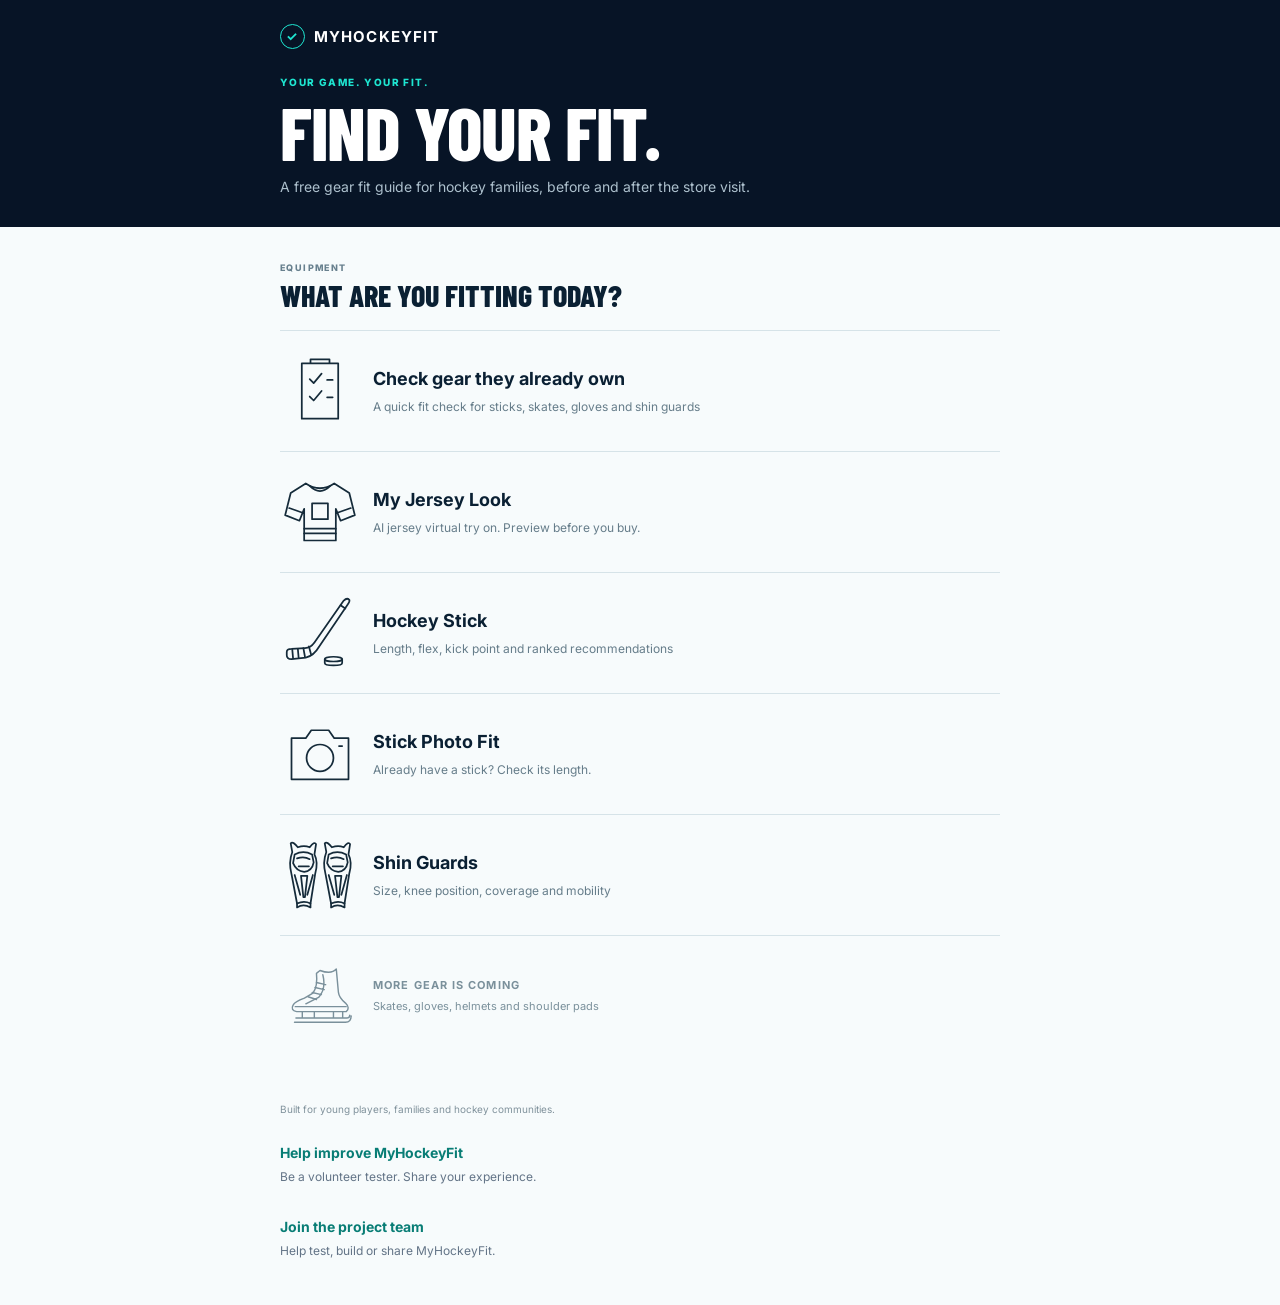
<file: index.html>
<!doctype html>
<html lang="en">
<head>
  <meta charset="utf-8">
  <meta name="viewport" content="width=device-width, initial-scale=1, viewport-fit=cover">
  <meta name="theme-color" content="#071426">
  <meta name="description" content="Free hockey gear fit guides for families. Check sticks, skates, gloves and shin guards, or try NHL jerseys virtually with My Jersey Look.">
  <title>MyHockeyFit | Hockey Gear Fit and AI Jersey Try On</title>
  <link rel="canonical" href="https://myhockeyfit.com/">
  <link rel="preconnect" href="https://fonts.googleapis.com">
  <link rel="preconnect" href="https://fonts.gstatic.com" crossorigin>
  <link href="https://fonts.googleapis.com/css2?family=Barlow+Condensed:wght@600;700;800&family=Inter:wght@400;500;600;700&display=swap" rel="stylesheet">
  <link rel="stylesheet" href="styles.css?v=20260926-equipment2">
  <link rel="stylesheet" href="shin-fit.css?v=20260923-catalog4">
</head>
<body>
  <section class="equipment-home" id="equipmentHome" aria-labelledby="equipmentHomeTitle">
    <div class="equipment-home-hero">
      <a class="equipment-brand" href="#equipmentHome" aria-label="MyHockeyFit home">
        <span class="equipment-brand-mark" aria-hidden="true">✓</span>
        <span>MYHOCKEYFIT</span>
      </a>
      <div>
        <p>Your game. Your fit.</p>
        <h1 id="equipmentHomeTitle">Find your fit.</h1>
        <span>A free gear fit guide for hockey families, before and after the store visit.</span>
      </div>
    </div>
    <div class="equipment-home-body" id="equipmentChoices">
      <p class="equipment-kicker">Equipment</p>
      <h2>What are you fitting today?</h2>
      <div class="equipment-list">
        <a class="equipment-row" href="/gear-check.html">
        <span class="equipment-icon gear-check-icon" aria-hidden="true"><svg viewBox="0 0 96 96"><path d="M25 13h46v70H25zM36 13v-5h24v5M35 33l5 5 10-12M35 55l5 5 10-12M57 34h7M57 56h7"/></svg></span>
        <span class="equipment-copy"><b>Check gear they already own</b><small>A quick fit check for sticks, skates, gloves and shin guards</small></span>
        <span class="equipment-arrow" aria-hidden="true">→</span>
      </a>
        <a class="equipment-row" href="/jersey-look">
        <span class="equipment-icon" aria-hidden="true"><svg viewBox="0 0 96 96"><path d="m30 12-19 12-7 28 18 7 6-15v40h40V44l6 15 18-7-7-28-19-12q-18 12-36 0Z"/><path d="M35 15q13 13 26 0M28 69h40M28 75h40M9 43l17 6M70 49l17-6"/><path d="M38 37h20v20H38z"/></svg></span>
        <span class="equipment-copy"><b>My Jersey Look</b><small>AI jersey virtual try on. Preview before you buy.</small></span>
      </a>
        <button class="equipment-row" type="button" id="openStickFinder">
          <span class="equipment-icon" aria-hidden="true">
            <svg viewBox="0 0 96 96"><path d="M78 7Q82 3 85 6Q86 8 83 12L47 65Q40 77 30 79L12 81Q6 81 6 76V72Q6 68 12 68L29 67Q36 67 41 60Z"/><path d="m13 69 1 11m6-12 1 11m6-12 2 11m5-13 3 11M74 13l6 4"/><ellipse cx="65" cy="81" rx="11" ry="3"/><path d="M54 81v5c0 4 22 4 22 0v-5"/></svg>
          </span>
          <span class="equipment-copy"><b>Hockey Stick</b><small>Length, flex, kick point and ranked recommendations</small></span>
          <span class="equipment-arrow" aria-hidden="true">→</span>
        </button>
        <button class="equipment-row" type="button" id="homePhotoFit">
        <span class="equipment-icon" aria-hidden="true"><svg viewBox="0 0 96 96"><path d="M12 28h18l7-10h22l7 10h18v52H12Z"/><circle cx="48" cy="53" r="17"/><path d="M72 38h4"/></svg></span>
        <span class="equipment-copy"><b>Stick Photo Fit</b><small>Already have a stick? Check its length.</small></span>
        <span class="equipment-arrow" aria-hidden="true">→</span>
      </button>
        <button class="equipment-row" type="button" id="openShinGuards">
          <span class="equipment-icon" aria-hidden="true">
            <svg viewBox="0 0 96 96"><g id="shin-pad-outline"><path d="M13 19 11 8Q14 5 20 13Q28 10 35 13Q41 5 43 9L41 22Q46 32 42 46L36 84Q28 80 19 84L12 47Q8 32 13 19Z"/><path d="M16 22Q27 16 38 22L40 32Q38 43 28 44Q18 43 14 33Z"/><path d="M19 27Q28 24 35 28M21 37h13M16 48l7 25M39 48l-7 25M24 49h8l-3 27h-2ZM19 84v5q8-5 17 0v-5"/></g><use href="#shin-pad-outline" transform="translate(43 0)"/></svg>
          </span>
          <span class="equipment-copy"><b>Shin Guards</b><small>Size, knee position, coverage and mobility</small></span>
          <span class="equipment-arrow" aria-hidden="true">→</span>
        </button>
      </div>
      <div class="equipment-coming">
        <svg viewBox="0 0 96 96" aria-hidden="true"><path d="M48 12Q64 18 71 10L74 43Q75 51 84 58Q91 65 85 70H15Q6 68 10 61Q12 56 26 51L38 44Q45 34 43 16Z"/><path d="M52 18q5 20-6 32L28 59M43 29l13 3M41 36l13 3M37 43l13 3M31 49l12 4M13 63h72M23 71v8m17-8v8m27-8v8m13-8v8M14 79h72q4 0 4-4M12 85h72q8 0 8-9"/></svg>
        <span><b>More gear is coming</b><small>Skates, gloves, helmets and shoulder pads</small></span>
      </div>
    </div>
    <div class="equipment-coming-page" id="shinGuardsComing" hidden>
      <button type="button" class="equipment-back" id="backToEquipment"><span aria-hidden="true">←</span> Equipment</button>
      <span class="coming-page-icon" aria-hidden="true">
        <svg viewBox="0 0 96 96"><g id="coming-shin-pad-outline"><path d="M13 19 11 8Q14 5 20 13Q28 10 35 13Q41 5 43 9L41 22Q46 32 42 46L36 84Q28 80 19 84L12 47Q8 32 13 19Z"/><path d="M16 22Q27 16 38 22L40 32Q38 43 28 44Q18 43 14 33Z"/><path d="M19 27Q28 24 35 28M21 37h13M16 48l7 25M39 48l-7 25M24 49h8l-3 27h-2ZM19 84v5q8-5 17 0v-5"/></g><use href="#coming-shin-pad-outline" transform="translate(43 0)"/></svg>
      </span>
      <p class="equipment-kicker">Coming soon</p>
      <h2>Shin Guard Fit</h2>
      <p>We are building a simple guide for sizing, knee placement, coverage and mobility.</p>
      <button type="button" class="equipment-primary" id="returnToEquipment">Choose another item</button>
    </div>
    <div class="equipment-community"><p>Built for young players, families and hockey communities.</p><a class="volunteer-link" href="/volunteer.html"><b>Help improve MyHockeyFit</b><span>Be a volunteer tester. Share your experience.</span></a><a class="volunteer-link" href="/team.html"><b>Join the project team</b><span>Help test, build or share MyHockeyFit.</span></a></div>
  </section>

  <section id="standalonePhotoFit" class="standalone-photo" aria-labelledby="standalonePhotoTitle" hidden>
    <button type="button" class="equipment-back" id="photoBackHome">← Equipment</button>
    <p class="section-kicker">CHECK YOUR OWN STICK</p>
    <h1 id="standalonePhotoTitle" tabindex="-1">Stick Photo Fit</h1>
    <p>No player profile needed. Choose your footwear, then check standing length.</p>
    <div id="standalonePhotoSlot"></div><p><a class="volunteer-link" href="/volunteer.html">How was Photo Fit? Give feedback →</a></p>
  </section>

  <header class="topbar app-view" hidden>
    <a class="brand" href="#top" aria-label="HockeyFit home">
      <span class="brand-mark" aria-hidden="true"><span></span></span>
      <span>HOCKEY<span>FIT</span></span>
    </a>
    <button class="photo-button" type="button" id="photoButton" aria-describedby="photoHint">
      <svg viewBox="0 0 24 24" aria-hidden="true"><path d="M4 7.5h3l1.4-2h7.2l1.4 2h3a2 2 0 0 1 2 2v8.5a2 2 0 0 1-2 2H4a2 2 0 0 1-2-2V9.5a2 2 0 0 1 2-2Zm8 10a4 4 0 1 0 0-8 4 4 0 0 0 0 8Z"/></svg>
      Photo fit
      <span>Beta</span>
    </button>
    <span class="sr-only" id="photoHint">Check your current stick without completing a player profile.</span>
  </header>

  <main id="top" class="app-view" hidden>
    <section class="hero">
      <div class="hero-copy">
        <p class="eyebrow">Your game. Your fit.</p>
        <h1>Find the stick that <em>fits your game.</em></h1>
        <p>Answer a few questions. Get a personalized length, flex and up to 15 ranked stick picks, built from trusted hockey fitting guidance.</p>
        <div class="trust-row" aria-label="Recommendation features">
          <span><svg viewBox="0 0 24 24" aria-hidden="true"><path d="m9.2 16.6-4.4-4.4 1.7-1.7 2.7 2.7 8.3-8.3 1.7 1.7-10 10Z"/></svg>All brands</span>
          <span><svg viewBox="0 0 24 24" aria-hidden="true"><path d="M12 2 4 5v6c0 5.1 3.4 9.7 8 11 4.6-1.3 8-5.9 8-11V5l-8-3Zm0 4.2a3 3 0 1 1 0 6 3 3 0 0 1 0-6Zm0 11.6a7.2 7.2 0 0 1-4.5-3.1c1.2-1 2.8-1.5 4.5-1.5s3.3.5 4.5 1.5a7.2 7.2 0 0 1-4.5 3.1Z"/></svg>Personal fit</span>
          <span><svg viewBox="0 0 24 24" aria-hidden="true"><path d="M13 2v8h8L11 22v-8H3L13 2Z"/></svg>Instant results</span>
        </div>
      </div>
      <div class="rink-art" aria-hidden="true">
        <svg class="hero-player" viewBox="0 0 520 390" role="presentation">
          <defs>
            <linearGradient id="jerseyGlow" x1="0" y1="0" x2="1" y2="1"><stop stop-color="#1ee6d1"/><stop offset="1" stop-color="#1688bb"/></linearGradient>
            <linearGradient id="iceGlow" x1="0" y1="0" x2="0" y2="1"><stop stop-color="#dffaff" stop-opacity=".26"/><stop offset="1" stop-color="#dffaff" stop-opacity="0"/></linearGradient>
          </defs>
          <path class="hero-ice" d="M25 307C126 270 382 270 496 310L449 366H61Z" fill="url(#iceGlow)"/>
          <ellipse class="hero-shadow" cx="285" cy="332" rx="145" ry="18"/>
          <circle class="hero-head" cx="266" cy="70" r="30"/>
          <path class="hero-helmet" d="M234 68c2-31 53-40 64-8l-3 15-14-17-45 16Z"/>
          <path class="hero-body" d="M221 104c24-15 68-13 92 4l27 97-57 36-75-26 4-82Z"/>
          <path class="hero-stripe" d="m215 157 111 20 7 27-120-21Z"/>
          <path class="hero-arm left" d="M221 115c-18 10-38 35-50 62l29 14 37-51Z"/>
          <path class="hero-arm right" d="M308 115c26 16 46 42 61 67l-25 18-47-58Z"/>
          <path class="hero-glove left" d="m164 174 38 7-5 28-40-9Z"/>
          <path class="hero-glove right" d="m343 181 33-8 11 27-34 12Z"/>
          <path class="hero-leg left" d="m220 211 58 13-34 91-45-3Z"/>
          <path class="hero-leg right" d="m279 225 55-16 36 86-42 14Z"/>
          <path class="hero-skate left" d="m194 304 55 2 17 22-76 1Z"/>
          <path class="hero-skate right" d="m326 296 47-9 27 17-68 17Z"/>
          <path class="hero-stick" d="m379 187 8-2 70 131-8 4Z"/>
          <path class="hero-blade" d="m446 314 11-3 42 12-4 13-48-9Z"/>
          <ellipse class="hero-puck" cx="414" cy="333" rx="21" ry="7"/>
        </svg>
        <div class="stat stat-flex"><small>FLEX</small><strong id="heroFlex">40</strong></div>
        <div class="stat stat-length"><small>LENGTH</small><strong id="heroLength">54<span>″</span></strong></div>
      </div>
    </section>

    <section class="fit-shell" id="fit">
      <div class="fit-header">
        <div>
          <p class="section-kicker">Stick Finder</p>
          <h2>Build your player profile</h2>
        </div>
        <p class="time-pill"><span>●</span> About 60 seconds</p>
      </div>

      <ol class="steps" aria-label="Form progress">
        <li class="active" data-step-dot="1"><span>1</span><b>Player</b></li>
        <li data-step-dot="2"><span>2</span><b>Game</b></li>
        <li data-step-dot="3"><span>3</span><b>Feel</b></li>
        <li data-step-dot="4"><span>4</span><b>Results</b></li>
      </ol>

      <form id="fitForm" novalidate>
        <section class="form-step active" data-step="1">
          <div class="step-heading">
            <span>01</span>
            <div><h3>About the player</h3><p>Size is the starting point for length and flex.</p></div>
          </div>

          <div class="field-grid two">
            <label class="field">
              <span>Age</span>
              <span class="input-wrap"><input id="age" name="age" type="number" inputmode="numeric" min="5" max="75" value="11" required><small>years</small></span>
              <em class="error">Enter an age from 5 to 75.</em>
            </label>
            <label class="field">
              <span>Hockey experience</span>
              <span class="input-wrap"><input id="experience" name="experience" type="number" inputmode="numeric" min="0" max="60" value="4" required><small>years</small></span>
              <em class="error">Enter 0 to 60 years.</em>
            </label>
          </div>

          <fieldset class="measure-card">
            <legend>Weight <span>Both units stay in sync</span></legend>
            <div class="measure-pair">
              <label><span>Kilograms</span><div><input id="weightKg" type="number" inputmode="decimal" min="18" max="180" step="0.1" value="36" required><b>kg</b></div></label>
              <span class="equals">=</span>
              <label><span>Pounds</span><div><input id="weightLb" type="number" inputmode="decimal" min="40" max="400" step="0.1" value="79.4" required><b>lb</b></div></label>
            </div>
            <em class="error" id="weightError">Enter a weight from 18 to 180 kg.</em>
          </fieldset>

          <fieldset class="measure-card">
            <legend>Height <span>Both units stay in sync</span></legend>
            <div class="measure-pair height-pair">
              <label><span>Centimetres</span><div><input id="heightCm" type="number" inputmode="decimal" min="100" max="215" step="0.1" value="157" required><b>cm</b></div></label>
              <span class="equals">=</span>
              <label class="feet-label"><span>Feet & inches</span><div><input id="heightFt" aria-label="Height in feet" type="number" inputmode="numeric" min="3" max="7" value="5"><b>ft</b><input id="heightIn" aria-label="Additional height in inches" type="number" inputmode="decimal" min="0" max="11.9" step="0.1" value="1.8"><b>in</b></div></label>
            </div>
            <em class="error" id="heightError">Enter a height from 100 to 215 cm.</em>
          </fieldset>

          <div class="field-block">
            <span class="field-label">Position</span>
            <div class="option-grid three">
              <label class="choice"><input type="radio" name="position" value="forward" checked><span><i>F</i><b>Forward</b><small>Quick play & release</small></span></label>
              <label class="choice"><input type="radio" name="position" value="defense"><span><i>D</i><b>Defense</b><small>Reach & power</small></span></label>
              <label class="choice disabled"><input type="radio" name="position" value="goalie" disabled><span><i>G</i><b>Goalie</b><small>Coming later</small></span></label>
            </div>
          </div>
        </section>

        <section class="form-step" data-step="2">
          <div class="step-heading">
            <span>02</span>
            <div><h3>What feels right to you?</h3><p>Choose release feel and blade preference separately. Any shot can be taken with different setups.</p></div>
          </div>
          <div class="field-block">
            <span class="field-label">Competition level</span>
            <div class="option-grid two-wide">
              <label class="choice line"><input type="radio" name="level" value="recreational"><span><i>01</i><b>Recreational</b><small>House league, casual play</small></span></label>
              <label class="choice line"><input type="radio" name="level" value="developing"><span><i>02</i><b>Developing</b><small>Regular practices & games</small></span></label>
              <label class="choice line"><input type="radio" name="level" value="competitive" checked><span><i>03</i><b>Competitive</b><small>Rep / travel hockey</small></span></label>
              <label class="choice line"><input type="radio" name="level" value="elite"><span><i>04</i><b>Elite</b><small>AAA, academy, junior+</small></span></label>
            </div>
          </div>
          <fieldset class="field-block" style="border:0;padding:0;min-width:0">
            <legend class="field-label">Choose your shooting feel</legend>
            <p class="shooting-side-help">Choose a feel, or select Not sure.</p>
            <div class="option-grid two-wide">
              <label class="choice line"><input type="radio" name="release" value="unsure" checked><span><i>01</i><b>Not sure</b><small>First stick? Start here</small></span></label>
              <label class="choice line"><input type="radio" name="release" value="quick"><span><i>02</i><b>Short, quick motion</b><small>Compare low kick</small></span></label>
              <label class="choice line"><input type="radio" name="release" value="load"><span><i>03</i><b>Feel the middle bend</b><small>Compare mid kick</small></span></label>
              <label class="choice line"><input type="radio" name="release" value="blend"><span><i>04</i><b>A mix of both</b><small>Compare hybrid kick</small></span></label>
            </div>
          </fieldset>
          <fieldset class="field-block" style="border:0;padding:0;min-width:0">
            <legend class="field-label">Which blade shape would you try?</legend>
            <p class="shooting-side-help">The blade is the bottom part that touches the puck.</p>
            <div class="option-grid two-wide">
              <label class="choice line"><input type="radio" name="blade" value="unsure" checked><span><i>01</i><b>Not sure</b><small>First stick? Start here</small></span></label>
              <label class="choice line"><input type="radio" name="blade" value="allround"><span><i>02</i><b>Pass, handle and shoot</b><small>Compare P29 / P92</small></span></label>
              <label class="choice line"><input type="radio" name="blade" value="toe"><span><i>03</i><b>More curve at the tip</b><small>Compare P28</small></span></label>
              <label class="choice line"><input type="radio" name="blade" value="mid"><span><i>04</i><b>Curve in the middle</b><small>Compare P88</small></span></label>
            </div>
          </fieldset>
          <div class="field-block">
            <span class="field-label">Shooting side</span>
            <div class="segmented">
              <label><input type="radio" name="hand" value="left" aria-describedby="shootingSideHelp" checked><span>Left shot</span></label>
              <label><input type="radio" name="hand" value="right" aria-describedby="shootingSideHelp"><span>Right shot</span></label>
              <label><input type="radio" name="hand" value="unsure" aria-describedby="shootingSideHelp"><span>Not sure</span></label>
            </div>
            <p class="shooting-side-help" id="shootingSideHelp">Left shot: right hand at the top, left hand lower. Right shot: left hand at the top, right hand lower.</p>
          </div>
        </section>

        <section class="form-step" data-step="3">
          <div class="step-heading">
            <span>03</span>
            <div><h3>Choose your feel</h3><p>There is no single perfect flex. Preference matters.</p></div>
          </div>
          <div class="field-block">
            <span class="field-label">Preferred stick feel</span>
            <div class="feel-options">
              <label><input type="radio" name="feel" value="easy"><span><i>↯</i><span><b>Easy to load</b><small>Softer feel, faster release, good for youth</small></span></span></label>
              <label><input type="radio" name="feel" value="balanced" checked><span><i>◆</i><span><b>Balanced</b><small>A starting point to try</small></span></span></label>
              <label><input type="radio" name="feel" value="stiff"><span><i>▲</i><span><b>Firm & powerful</b><small>More resistance for strong shooters</small></span></span></label>
            </div>
          </div>
          <div class="field-block">
            <span class="field-label">Budget per stick <small>CAD, before tax</small></span>
            <div class="segmented budget">
              <label><input type="radio" name="budget" value="150"><span>Under $150</span></label>
              <label><input type="radio" name="budget" value="250" checked><span>Under $250</span></label>
              <label><input type="radio" name="budget" value="350"><span>Under $350</span></label>
              <label><input type="radio" name="budget" value="999"><span>Any price</span></label>
            </div>
          </div>
          <div class="info-card">
            <svg viewBox="0 0 24 24" aria-hidden="true"><path d="M12 2a10 10 0 1 0 0 20 10 10 0 0 0 0-20Zm1 15h-2v-6h2v6Zm0-8h-2V7h2v2Z"/></svg>
            <div><b>Why budget matters</b><p>Higher priced sticks are usually lighter and use more advanced carbon construction. They are not automatically a better fit, especially for a growing player.</p></div>
          </div>
        </section>

        <section class="form-step results-step" data-step="4" aria-live="polite">
          <div class="result-hero">
            <div><p class="section-kicker">Your HockeyFit profile</p><h3 id="resultTitle">Competitive forward · quick-release setup</h3><p id="resultSummary">A balanced setup that is easy to load without giving up stability.</p></div>
            <button type="button" class="edit-button" id="editButton">Edit profile</button>
          </div>
          <div class="fit-metrics">
            <article><small>RECOMMENDED FLEX</small><strong id="resultFlex">40</strong><p id="flexRange">Try 35 to 40</p></article>
            <article><small>SHAFT LENGTH</small><strong id="resultLength">54<span>″</span></strong><p id="lengthMetric">137 cm · on skates</p></article>
            <article><small>STICK CLASS</small><strong id="resultClass">Junior</strong><p id="classDetail">Check 40 flex stock length</p></article>
            <article><small>KICK + CURVE</small><strong id="resultKick">Hybrid</strong><p id="curveDetail">P29 / P92 starting point</p></article>
          </div>
          <div class="fit-note" id="fitNote"></div>

          <div class="rank-head">
            <div><p class="section-kicker">Top 15 matched options</p><h3>Your ranked sticks</h3></div>
            <label class="sort-select">Sort <select id="sortResults"><option value="match">Recommended order</option><option value="price">Price: low to high</option><option value="level">Playing level</option><option value="reviews">Customer rating</option></select></label>
          </div>
          <div id="stickResults" class="stick-results"></div>
          <button type="button" class="show-more-button" id="showMoreButton">Show 5 more <span>↓</span></button>
          <p class="price-note" id="budgetResultsNote" role="status"></p>
          <div class="price-note"><label class="review-filter"><input id="reviewsOnly" type="checkbox"> Only reviews above 4/5</label><p>Recommendations use your answers. Reviews come from the linked stores.</p><details><summary>About ratings and prices</summary><p>Review snapshots collected September 23, 2026. Some pages combine sizes; see each rating’s label. Reviews are not all confirmed purchases and may include promotions. Few reviews mean limited evidence. Missing ratings stay blank.</p><p>Rating sort and filter use the first displayed source: a size specific page before a combined or unclear scope, then source name. Other collected sources remain visible. Sources are never averaged. Rating sort applies to your shortlist; unrated options appear last. The above 4/5 filter excludes unrated options.</p><p>Displayed stick prices were checked on Canadian product pages on September 26, 2026. Models without a verified Canadian price say “Check store” and do not appear under a budget. Sale prices and stock can change. Confirm the exact flex, curve, price and tax in store.</p></details></div>
          <div id="photoFitResultsSlot"><section class="store-fit-card photo-fit-tool" id="photoFitTool" aria-labelledby="storeFitTitle">
            <div class="store-fit-intro">
              <span class="soon-badge beta-badge">Beta</span>
              <p class="section-kicker">One photo fit check</p>
              <h3 id="storeFitTitle">Stand in the guide. Take one photo.</h3>
              <p>Choose your footwear, take a standing photo, then mark three points.</p>
            </div>
            <figure class="photo-pose-demo">
              <img src="stick-photo-demo.webp?v=20260926-youth1" alt="A youth player standing upright in ice hockey skates, holding a vertical stick beside the body with its blade toe (front tip) on the floor. The complete head, skates and stick are visible." width="1024" height="1536" loading="lazy">
              <figcaption>Example stance with skates · AI generated illustration</figcaption>
            </figure>
            <ol class="pose-list">
              <li><span>1</span><div><b>Stand straight.</b><small>Keep your head, footwear and full stick in the photo.</small></div></li>
              <li><span>2</span><div><b>Keep the stick vertical</b><small>Rest the toe (front tip) on the floor. Keep the heel raised.</small></div></li>
              <li><span>3</span><div><b>Mark three points</b><small id="photoMarkerDescription">Tap the nose, chin and stick top to check length.</small></div></li>
            </ol>
            <div class="photo-footwear-step" id="photoFootwearStep"><b>What are you wearing?</b><div class="photo-footwear-answers"><button type="button" data-footwear="skates">Ice skates</button><button type="button" data-footwear="shoes">Regular shoes</button></div><small>Choose one to continue to the photo.</small></div>
            <div class="camera-start-card" id="photoCameraStep" hidden>
              <div><b id="photoReadyTitle">Ready to check the stick?</b><small id="photoReadyHint">Ask someone to hold the phone. Keep your head, footwear and the full stick in view.</small><button type="button" class="photo-footwear-change" id="changePhotoFootwear">Change footwear</button></div>
              <button type="button" class="open-camera-button" id="openFitCamera">Open camera</button>
              <div class="photo-wide-option"><label for="widePhotoInput">Need more room in the frame? <b>Choose a wide photo →</b></label><small>Take a photo in your phone’s Camera app at 0.5× if available, then select it here.</small><input id="widePhotoInput" type="file" accept="image/*" aria-label="Choose a photo taken with your phone camera"></div>
            </div>
            <div class="photo-fit-result" id="photoFitResult" role="status" hidden></div>
            <p class="photo-privacy">Manual check stays on your device. Optional AI check sends the photo to OpenAI. MyHockeyFit does not save photos.</p>
          </section></div>
          <div class="source-box">
            <details>
              <summary>How HockeyFit makes this recommendation</summary>
              <p>HockeyFit begins with the common weight based flex guideline, then adjusts for a player's age, experience, competition level, preferred feel. Length starts in the chin to nose fitting zone while wearing skates, then considers position and puck control preference. Release feel guides kick point comparisons. Blade preference is a separate choice; no shot type determines either one.</p>
              <p>Sources: <a href="https://ca.bauer.com/pages/flex-guide-stick" target="_blank" rel="noopener">Bauer Flex & Measurement Guide</a>, <a href="https://ca.bauer.com/collections/hockey-sticks" target="_blank" rel="noopener">Bauer</a>, <a href="https://ca.ccmhockey.com/en/Sticks/Shop-All-Sticks" target="_blank" rel="noopener">CCM</a>, <a href="https://www.warrior.com/hockey/sticks/" target="_blank" rel="noopener">Warrior</a>, <a href="https://www.true-sports.com/en-ca/" target="_blank" rel="noopener">TRUE</a>, <a href="https://sherwoodhockey.com/collections/hockey-sticks" target="_blank" rel="noopener">Sherwood</a>, and the <a href="https://www.hockeymonkey.com/learn/hockey-stick-sizing-buying-guide" target="_blank" rel="noopener">HockeyMonkey fitting guide</a>.</p>
              <p class="disclaimer">This is a fitting guide, not a guarantee. Before cutting or buying, hold the exact stick in skates and confirm the lie, shaft length and ability to load it with a coach or experienced fitter.</p>
            </details>
          </div>
          <button type="button" class="restart-button" id="restartButton">Start a new fit</button>
        </section>

        <div class="form-actions" id="formActions">
          <button type="button" class="back-button" id="backButton" hidden>Back</button>
          <button type="button" class="next-button" id="nextButton">Continue <span>→</span></button>
        </div>
      </form>
    </section>

    <section class="photo-preview" id="photoFitIntro">
      <div>
        <p class="section-kicker">Available in beta</p>
        <h2>Photo Fit</h2>
        <p>Already have a stick? Take a photo to check its standing length. No player profile needed.</p>
        <button type="button" id="startPhotoFit">Check my stick</button>
      </div>
      <div class="phone-mock" aria-hidden="true">
        <div class="scan-line"></div>
        <svg class="preview-person" viewBox="0 0 160 290">
          <ellipse cx="80" cy="39" rx="16" ry="20"/>
          <path d="M62 69Q80 59 98 69Q106 92 104 123Q103 144 96 158L111 251Q106 260 97 252L80 176L63 252Q54 260 49 251L64 158Q57 144 56 123Q54 92 62 69Z"/>
          <path d="M62 76Q45 91 36 126Q35 139 42 145Q48 145 51 136L64 101M98 76Q115 91 124 126Q125 139 118 145Q112 145 109 136L96 101"/>
          <path d="M64 158Q80 165 96 158"/>
        </svg>
        <div class="fit-zone">CHIN TO NOSE</div>
      </div>
    </section>

    <section class="community-band" aria-labelledby="communityTitle">
      <div>
        <p class="section-kicker">Free community edition</p>
        <h2 id="communityTitle">Built in Kanata for new hockey families.</h2>
        <p>HockeyFit is a free community project by <b>Eric J, a Kanata U12 Rep hockey player</b>. It helps players and parents arrive at the shop with a starting point and better questions to ask.</p>
      </div>
      <div class="community-points">
        <span><b>No account</b><small>Start immediately</small></span>
        <span><b>Private by design</b><small>Your answers stay on this device</small></span>
        <span><b>Always free</b><small>For families and associations</small></span>
      </div>
      <button type="button" class="share-button" id="shareButton">Share HockeyFit <span>↗</span></button>
    </section>
  </main>

  <footer class="app-view" hidden><a class="brand" href="#top"><span class="brand-mark"><span></span></span><span>HOCKEY<span>FIT</span></span></a><p>A free community project created by Eric J.</p><small>Independent guide. Not affiliated with Bauer, CCM, or any hockey association.</small><p><small>We count page visits and AI checks with anonymous daily visitor IDs. We do not store raw IP addresses or photos for site statistics.</small></p><p><a href="/volunteer.html" style="color:#1ee6d1">Help improve MyHockeyFit →</a></p><p><a href="/team.html" style="color:#1ee6d1">Join the project team →</a></p></footer>

  <div class="toast" id="toast" role="status">Check your current stick with Photo Fit.</div>
  <div class="camera-modal" id="cameraModal" role="dialog" aria-modal="true" aria-labelledby="cameraTitle" hidden>
    <div class="camera-topbar"><button type="button" id="closeFitCamera" aria-label="Close camera">×</button><div><b id="cameraTitle">Photo Fit</b><small id="cameraInstruction">Fit the player inside the guide</small></div><span>Private</span></div>
    <div class="camera-stage">
      <video id="fitCameraVideo" playsinline muted></video>
      <canvas id="fitCameraCanvas" aria-label="Captured fit photo" hidden></canvas>
      <div class="fit-camera-overlay" id="fitCameraOverlay" aria-hidden="true">
        <svg class="person-guide-svg" viewBox="0 0 360 640" preserveAspectRatio="xMidYMid meet">
          <g class="player-outline">
            <path d="M139 79C139 35 201 35 201 79L197 101Q192 118 170 120Q148 118 143 101Z"/>
            <path d="M154 118V134L116 146Q104 151 101 173L80 261L73 301Q73 315 84 316Q94 315 96 303L107 266L124 213L124 281Q114 317 124 350L133 446L125 573L112 587Q108 599 116 606H150L158 587L163 454L170 366L178 454L184 587L190 606H224Q232 599 228 587L215 573L207 446L216 350Q226 317 216 281L216 213L233 266L244 303Q246 315 256 316Q267 315 267 301L260 261L239 173Q236 151 224 146L186 134V118"/>
            <path d="M124 281Q170 292 216 281M125 573l29 5M186 578l29-5"/>
          </g>
          <g class="face-levels"><path d="M209 97H307M209 120H307"/><text x="215" y="90">NOSE</text><text x="215" y="137">CHIN</text></g>
          <path class="camera-stick-outline" d="M292 109V567Q292 578 308 584L329 591Q336 594 333 606Q305 603 289 590Q282 582 282 567V109Z"/>
          <path class="camera-ground-line" d="M25 606H337"/>
          <text class="camera-ground-label" id="photoGroundLabel" x="180" y="628" text-anchor="middle">FOOTWEAR AND BLADE TOE ON THE FLOOR</text>
        </svg>
      </div>
      <div class="tap-hint" id="stickTopHint" hidden>Tap the top of the stick</div>
    </div>
    <div id="aiPhotoPanel" class="ai-photo-panel" hidden>
      <label><input type="checkbox" id="aiPhotoConsent"> Send this photo to OpenAI for an AI length check.</label>
      <small>MyHockeyFit does not save photos. OpenAI may retain content under its <a href="https://developers.openai.com/api/docs/guides/your-data" target="_blank" rel="noopener">data policy</a>. For a child, a parent or guardian should approve.</small>
      <button type="button" id="sendAIPhoto" disabled>AI check</button>
      <p id="aiFitMessage" role="status"></p>
    </div>
    <div class="camera-actions">
      <button type="button" id="wideCameraButton" class="wide-camera-button" hidden>0.5× Wide</button>
      <button type="button" class="retake-camera-button" id="retakeFitPhoto" hidden>Retake</button>
      <button type="button" class="capture-camera-button" id="captureFitPhoto" aria-label="Take photo"><span></span></button>
      <button type="button" class="use-result-button" id="finishPhotoFit" hidden>Manual result</button>
    </div>
  </div>
  <script src="review-data.js?v=20260923-reviews1"></script>
  <script src="stick-prices.js?v=20260926-cad1"></script>
  <script src="app.js?v=20260930-usage1"></script>
  <script src="shin-data.js?v=20260923-catalog4"></script>
  <script src="shin-fit.js?v=20260930-usage1"></script>
</body>
</html>
</file>
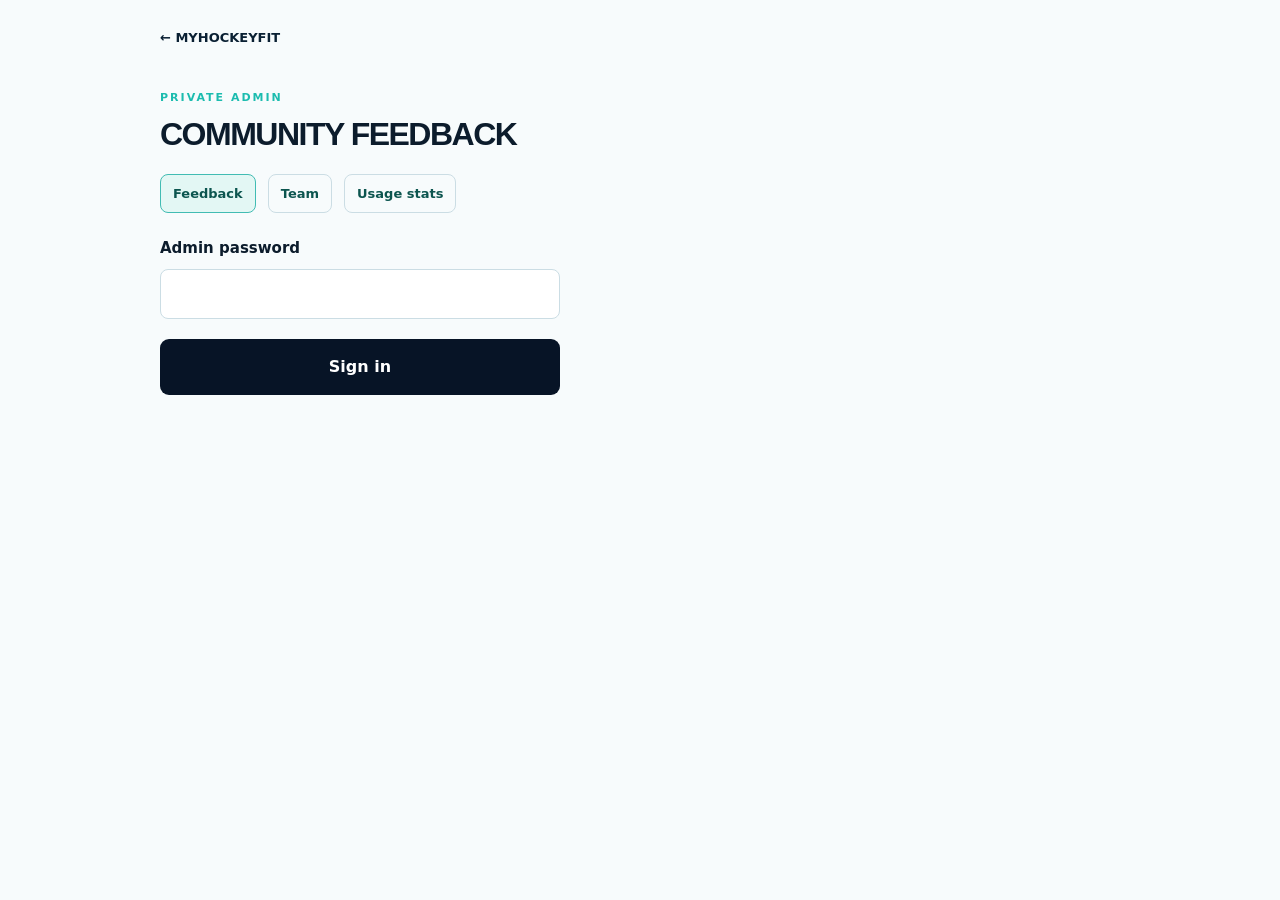
<file: admin.html>
<!doctype html><html lang="en"><head><meta charset="utf-8"><meta name="viewport" content="width=device-width, initial-scale=1"><meta name="robots" content="noindex,nofollow"><title>Feedback Admin · MyHockeyFit</title><link rel="stylesheet" href="styles.css?v=20260926-volunteer1"><link rel="stylesheet" href="volunteer.css?v=1"><link rel="stylesheet" href="admin.css?v=1"></head><body class="volunteer-page"><main class="admin-wrap"><a class="volunteer-home" href="/">← MYHOCKEYFIT</a><p class="section-kicker">PRIVATE ADMIN</p><h1>Community feedback</h1>
<nav class="admin-nav" aria-label="Admin pages"><a href="/admin.html" aria-current="page">Feedback</a><a href="/team-admin.html">Team</a><a href="/stats-admin.html">Usage stats</a></nav><form id="adminLogin"><label class="feedback-field" for="adminPassword">Admin password<input id="adminPassword" type="password" autocomplete="off" required maxlength="256"></label><button class="feedback-submit" type="submit">Sign in</button></form><p id="adminStatus" role="status" aria-live="polite"></p>
<section id="adminContent" hidden><div class="admin-toolbar"><p id="adminSummary"></p><div><button type="button" id="adminRefresh">Refresh</button><button type="button" id="adminExport">Export CSV</button><button type="button" id="adminLogout">Sign out</button></div></div><div id="feedbackList"></div></section></main><script src="admin.js?v=1"></script></body></html>
</file>
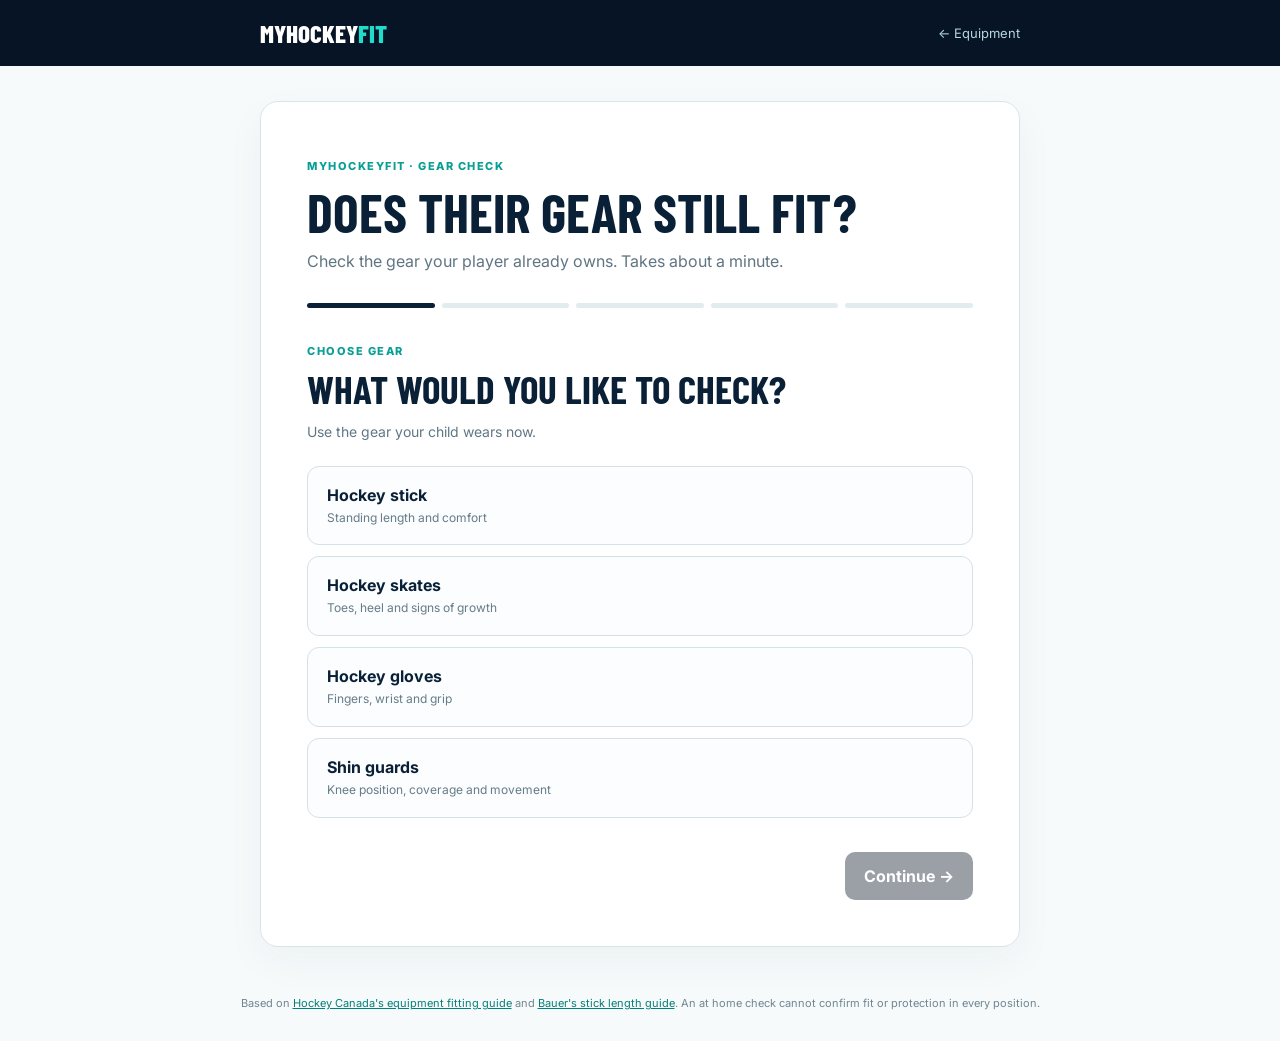
<file: gear-check.html>
<!doctype html>
<html lang="en">
<head>
  <meta charset="utf-8">
  <meta name="viewport" content="width=device-width, initial-scale=1, viewport-fit=cover">
  <meta name="theme-color" content="#071426">
  <meta name="description" content="Check whether a child's hockey stick, skates, gloves or shin guards still fit with simple at home steps.">
  <title>Check gear you own | MyHockeyFit</title>
  <link rel="preconnect" href="https://fonts.googleapis.com">
  <link rel="preconnect" href="https://fonts.gstatic.com" crossorigin>
  <link href="https://fonts.googleapis.com/css2?family=Barlow+Condensed:wght@600;700;800&family=Inter:wght@400;500;600;700&display=swap" rel="stylesheet">
  <link rel="stylesheet" href="gear-check.css?v=1">
</head>
<body>
  <header class="gc-header"><a href="/" class="gc-brand">MYHOCKEY<span>FIT</span></a><a href="/" class="gc-home">← Equipment</a></header>
  <main class="gc-shell">
    <p class="gc-eyebrow">MYHOCKEYFIT · GEAR CHECK</p>
    <h1>Does their gear still fit?</h1>
    <p class="gc-intro">Check the gear your player already owns. Takes about a minute.</p>
    <div class="gc-progress" id="progress" aria-label="Step progress"></div>
    <section id="checkStep" aria-live="polite"></section>
    <div class="gc-actions" id="actions"><button type="button" id="backButton" class="gc-back" hidden>Back</button><button type="button" id="nextButton" class="gc-next" disabled>Continue →</button></div>
    <section id="checkResult" class="gc-result" hidden aria-live="polite"></section>
  </main>
  <footer>Based on <a href="https://www.hockeycanada.ca/en-ca/hockey-programs/players/essentials/equipment-fitting" target="_blank" rel="noopener noreferrer">Hockey Canada's equipment fitting guide</a> and <a href="https://ca.bauer.com/pages/flex-guide-stick" target="_blank" rel="noopener noreferrer">Bauer's stick length guide</a>. An at home check cannot confirm fit or protection in every position.</footer>
  <script src="gear-check.js?v=3" defer></script>
</body>
</html>
</file>
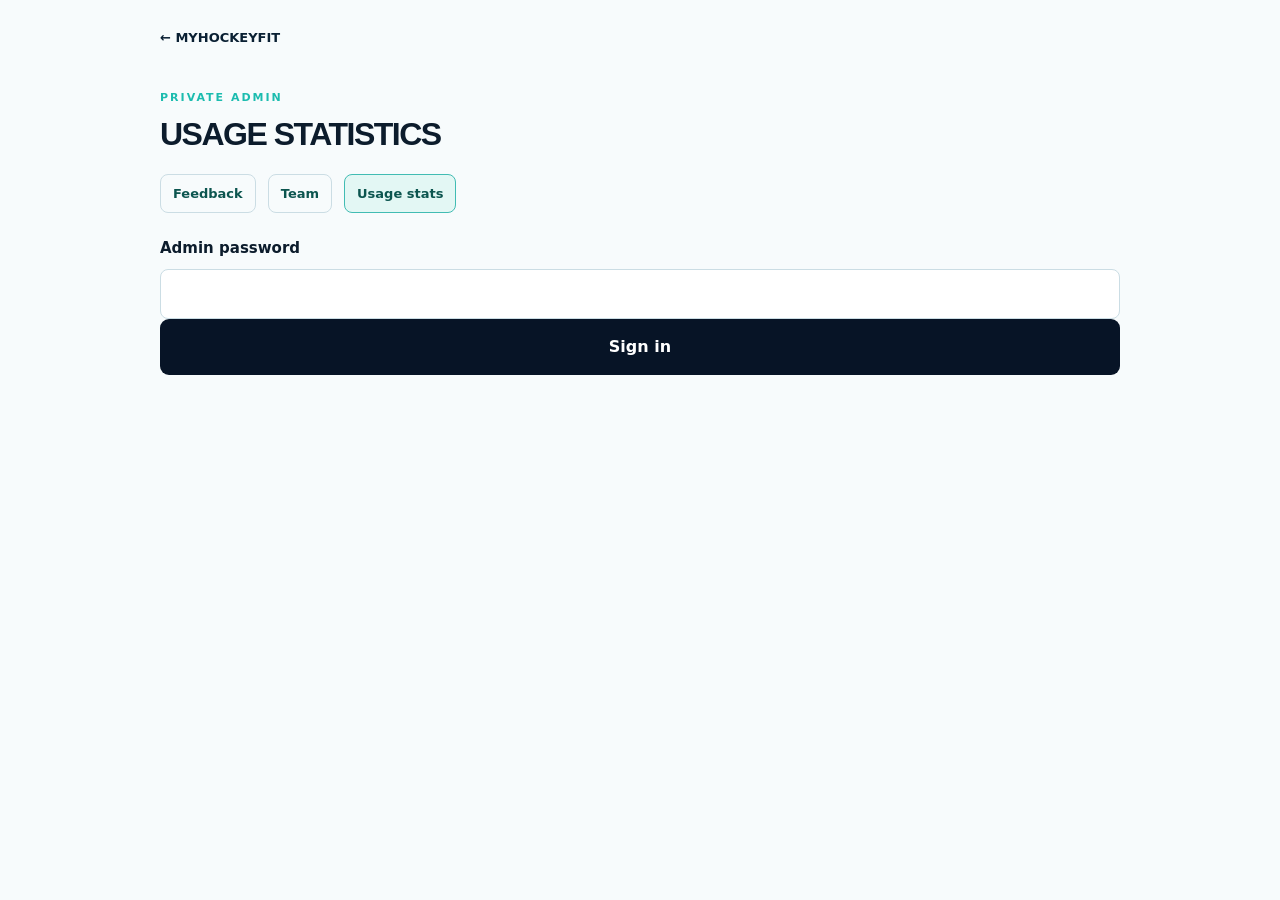
<file: stats-admin.html>
<!doctype html>
<html lang="en"><head><meta charset="utf-8"><meta name="viewport" content="width=device-width,initial-scale=1"><meta name="robots" content="noindex,nofollow"><title>Usage statistics · MyHockeyFit</title><link rel="stylesheet" href="styles.css?v=20260926-footwear1"><link rel="stylesheet" href="volunteer.css?v=1"><link rel="stylesheet" href="admin.css?v=20260926-stats1"></head>
<body class="volunteer-page"><main class="admin-wrap"><a class="volunteer-home" href="/">← MYHOCKEYFIT</a><p class="section-kicker">PRIVATE ADMIN</p><h1>Usage statistics</h1><nav class="admin-nav" aria-label="Admin pages"><a href="/admin.html">Feedback</a><a href="/team-admin.html">Team</a><a href="/stats-admin.html" aria-current="page">Usage stats</a></nav>
<form id="statsLogin"><label class="feedback-field" for="statsPassword">Admin password<input type="password" id="statsPassword" autocomplete="off" maxlength="256" required></label><button class="feedback-submit" type="submit">Sign in</button></form><p id="statsStatus" role="status" aria-live="polite"></p>
<section id="statsContent" hidden><div class="admin-toolbar"><p id="statsRange"></p><div><button type="button" id="statsRefresh">Refresh</button><button type="button" id="statsLogout">Sign out</button></div></div><div id="statsSummary" class="stats-grid"></div><p class="stats-note">Counts cover the last 30 UTC days, starting when tracking was enabled. Visitor IDs change daily and are not IP addresses. Shared networks may count as one visitor. Bots may appear in page totals. No answers, sizes, photos or raw IP addresses are stored in these statistics.</p><h2>My Jersey Look</h2><div id="statsJersey" class="stats-grid"></div><p class="stats-note">Calls are AI generation requests sent to the service, including failed attempts. Referral code checks and downloads do not spend the 2 call allowance. The server applies 2 lifetime calls per IP; these reports cover 30 days and use daily anonymous IDs.</p><h2>Real use</h2><p class="stats-note">Starts show a person chose a tool. Results show they completed a recommendation or fit check. Unique visitor days are approximate and may group people sharing a connection. New events count from deployment onward.</p><div id="statsFunnels"></div><h2>Pages</h2><div id="statsPages"></div><h2>Daily activity</h2><div id="statsDays"></div><h2>Recent anonymous visitors</h2><p class="stats-note">Up to 200 visitor days. AI requests count calls sent to the AI service; completed results count valid responses.</p><div id="statsVisitors"></div></section></main><script src="stats-admin.js?v=20261001-jersey-stats3"></script></body></html>
</file>
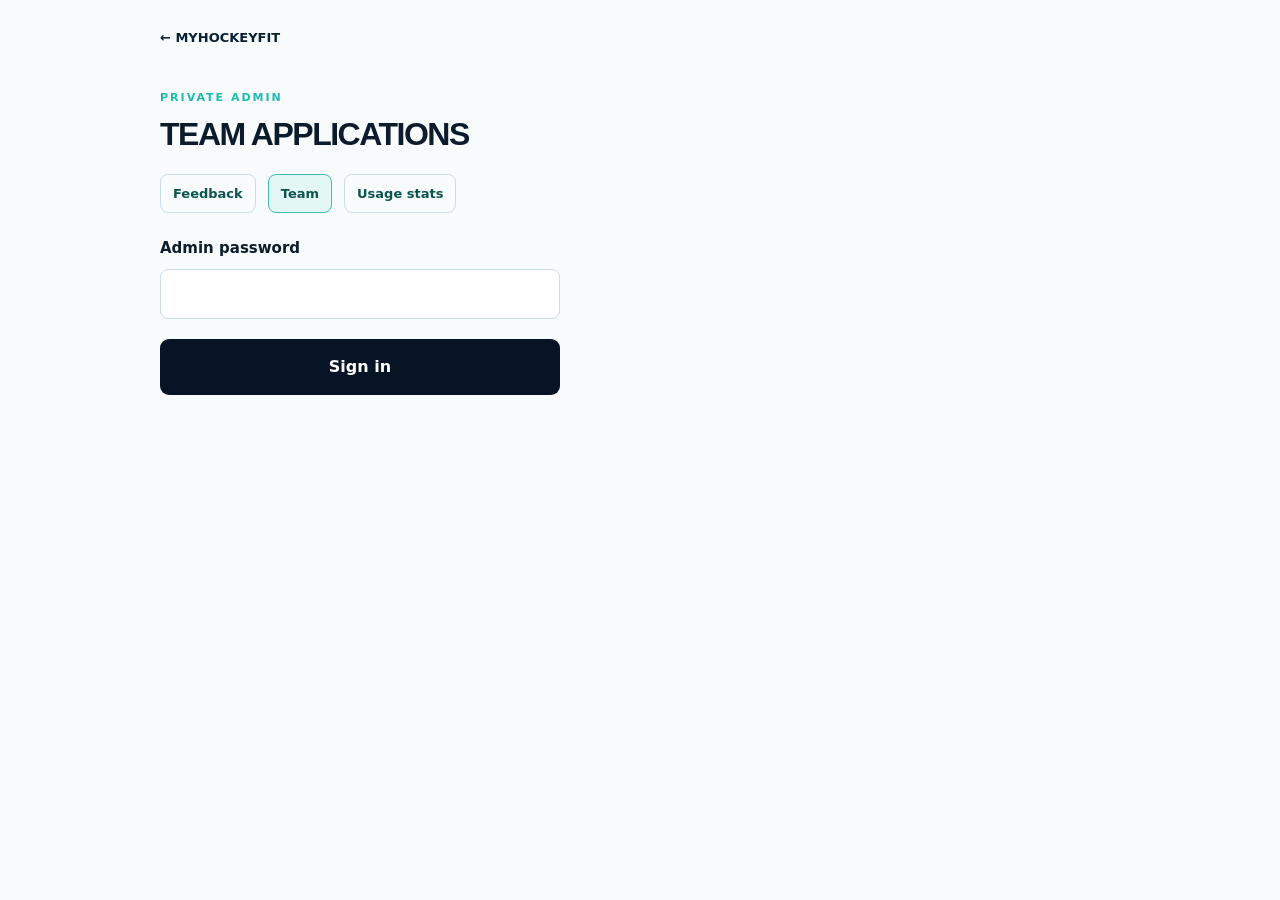
<file: team-admin.html>
<!doctype html><html lang="en"><head><meta charset="utf-8"><meta name="viewport" content="width=device-width, initial-scale=1"><meta name="robots" content="noindex,nofollow"><title>Team Admin · MyHockeyFit</title><link rel="stylesheet" href="styles.css?v=20260926-volunteer1"><link rel="stylesheet" href="volunteer.css?v=1"><link rel="stylesheet" href="admin.css?v=1"></head><body class="volunteer-page"><main class="admin-wrap"><a class="volunteer-home" href="/">← MYHOCKEYFIT</a><p class="section-kicker">PRIVATE ADMIN</p><h1>Team applications</h1>
<nav class="admin-nav" aria-label="Admin pages"><a href="/admin.html">Feedback</a><a href="/team-admin.html" aria-current="page">Team</a><a href="/stats-admin.html">Usage stats</a></nav><form id="adminLogin"><label class="feedback-field" for="adminPassword">Admin password<input id="adminPassword" type="password" autocomplete="off" required maxlength="256"></label><button class="feedback-submit" type="submit">Sign in</button></form><p id="adminStatus" role="status" aria-live="polite"></p>
<section id="adminContent" hidden><div class="admin-toolbar"><p id="adminSummary"></p><div><button type="button" id="adminRefresh">Refresh</button><button type="button" id="adminExport">Export CSV</button><button type="button" id="adminLogout">Sign out</button></div></div><div id="feedbackList"></div></section></main><script src="team-admin.js?v=1"></script></body></html>
</file>
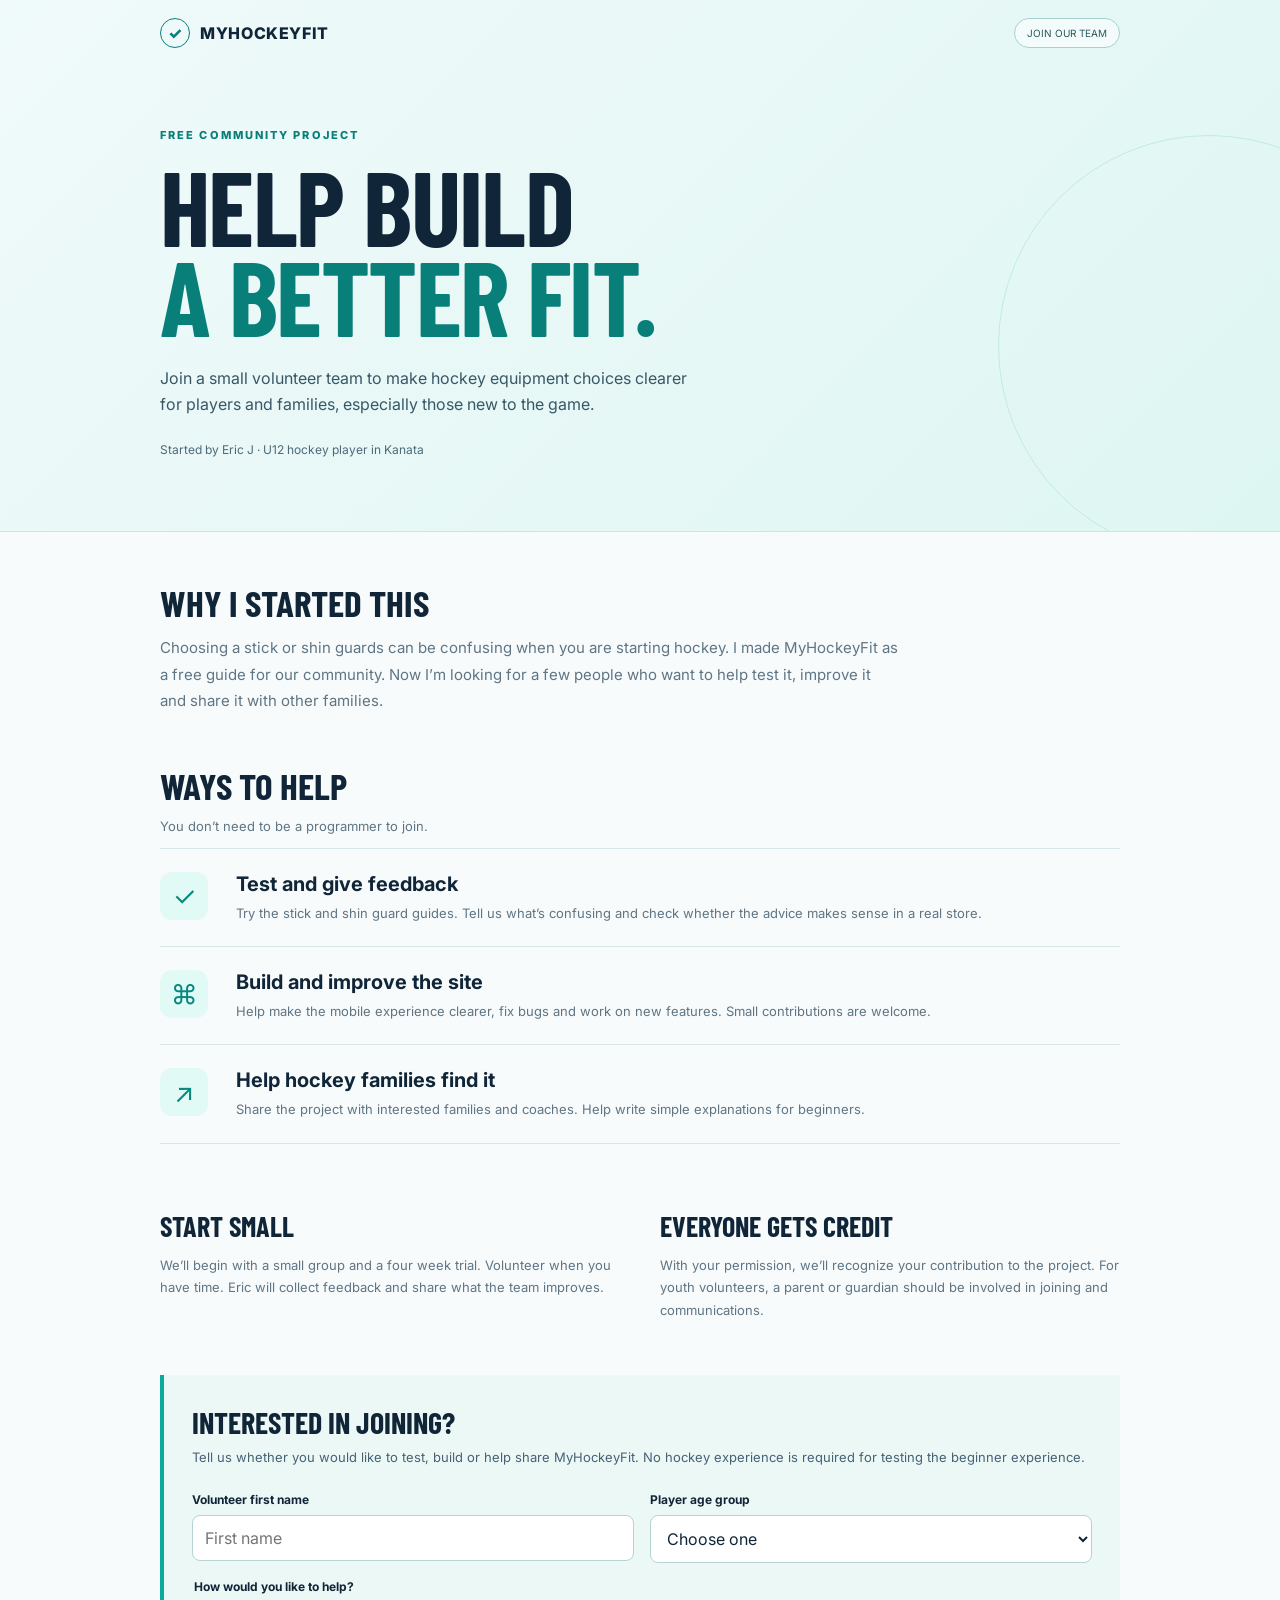
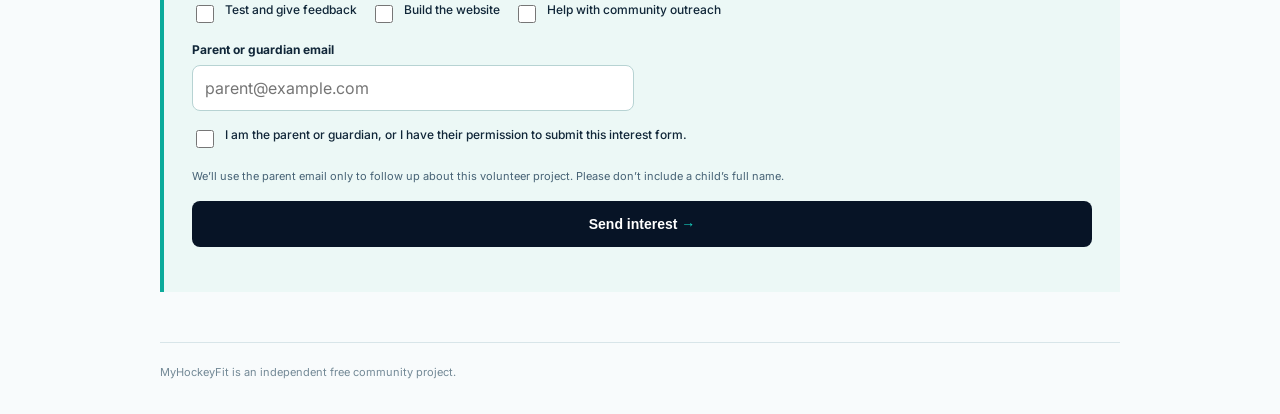
<file: team.html>
<!doctype html>
<html lang="en">
<head>
<meta charset="utf-8"><meta name="viewport" content="width=device-width,initial-scale=1">
<meta name="description" content="Join Eric J and the MyHockeyFit volunteer team. Help hockey families test, build and share a free equipment guide.">
<title>Join the MyHockeyFit Team</title>
<style>
@import url('https://fonts.googleapis.com/css2?family=Barlow+Condensed:wght@700;800&family=Inter:wght@400;500;600;700&display=swap');
:root{--navy:#071426;--teal:#16d8c5;--ink:#102638;--muted:#5f7584;--line:#d8e5e9}
*{box-sizing:border-box}body{margin:0;background:#f8fbfc;color:var(--ink);font-family:Inter,Arial,sans-serif}h1,h2,h3{font-family:'Barlow Condensed',Impact,sans-serif;text-transform:uppercase}a{color:inherit}header{background:var(--navy);color:#fff;padding:18px max(22px,calc((100% - 960px)/2)) 74px;position:relative;overflow:hidden}header:after{content:'';position:absolute;width:420px;height:420px;border:1px solid #22dbc522;border-radius:50%;right:-140px;top:135px;pointer-events:none}.top{display:flex;justify-content:space-between;align-items:center;gap:12px}.brand{font-size:16px;font-weight:800;letter-spacing:.04em}.brand:before{content:'✓';display:inline-grid;place-items:center;border:1px solid var(--teal);border-radius:50%;color:var(--teal);width:28px;height:28px;margin-right:10px}.draft{color:#9eddd7;border:1px solid #267a77;border-radius:50px;padding:8px 12px;font-size:10px;white-space:nowrap}.hero{max-width:680px;padding-top:80px;position:relative;z-index:1}.eyebrow{color:var(--teal);font-size:11px;font-weight:800;letter-spacing:.19em;text-transform:uppercase}.hero h1{font-size:clamp(56px,10vw,105px);line-height:.86;margin:18px 0 24px;letter-spacing:-.015em}.hero h1 span{display:block;color:var(--teal)}.hero p{font-size:16px;line-height:1.65;color:#c1d3dc;max-width:550px}.hero .byline{color:#a7b8c4;font-size:12px;margin-top:25px}.wrap{width:min(960px,calc(100% - 44px));margin:auto}.intro{padding:52px 0 36px;max-width:740px}.intro h2,.roles h2,.details h2{font-size:37px;line-height:1;margin:0 0 14px}.intro p,.details p{font-size:15px;line-height:1.75;color:var(--muted);margin:0}.roles{padding:17px 0 36px}.roles>.sub{font-size:13px;color:var(--muted);margin:0 0 14px}.role{display:grid;grid-template-columns:58px minmax(0,1fr);gap:18px;align-items:start;border-top:1px solid var(--line);padding:23px 0}.role:last-child{border-bottom:1px solid var(--line)}.symbol{height:48px;width:48px;border-radius:12px;background:#e1faf6;color:#068a80;display:grid;place-items:center;font-size:27px}.role h3{font:700 20px Inter,Arial,sans-serif;text-transform:none;margin:0 0 7px}.role p{font-size:13px;line-height:1.55;color:var(--muted);margin:0}.details{display:grid;grid-template-columns:1fr 1fr;gap:40px;padding:32px 0 53px}.details h2{font-size:28px}.details p{font-size:13px}.join{background:#e9f8f5;border-left:4px solid #15c3af;padding:29px 28px;margin-bottom:50px}.join h2{font-size:30px;margin:0 0 7px}.join p{line-height:1.65;color:#466275;font-size:13px;margin:0 0 12px}.join .how{font-weight:700;color:#102638;margin:0}.footer{border-top:1px solid var(--line);font-size:11px;color:#738996;padding:22px 0 35px}@media(max-width:650px){header{padding-bottom:56px}.hero{padding-top:67px}.details{grid-template-columns:1fr;gap:30px}.intro{padding-top:42px}}
.join-form{display:grid;grid-template-columns:1fr 1fr;gap:16px;margin-top:24px}.join-form>label{font-size:12px;font-weight:700}.join-form>label input:not([type=checkbox]),.join-form select{width:100%;display:block;background:#fff;border:1px solid #b7d3d3;border-radius:8px;padding:12px;margin-top:8px;font:16px Inter,Arial,sans-serif;color:var(--ink)}.join-form fieldset{grid-column:1/-1;border:0;padding:0;margin:0;display:flex;flex-wrap:wrap;gap:14px}.join-form legend{font-size:12px;font-weight:700;margin-bottom:8px}.join-form .check{font-size:12px;font-weight:500;display:flex;gap:8px;align-items:flex-start}.join-form .check input{accent-color:#078e83;width:18px;height:18px;flex:none}.join-form .consent,.join-form .privacy,.join-form>button,.join-form #joinStatus{grid-column:1/-1}.join-form .privacy{font-size:11px;margin:0}.join-form>button{background:var(--navy);color:#fff;border:0;border-radius:8px;padding:15px;font-size:14px;font-weight:700;cursor:pointer}.join-form>button:disabled{opacity:.55}.join-form>button span{color:var(--teal)}.join-form #joinStatus{color:#9c3d20;font-size:12px;margin:0}.honey{position:absolute;left:-9999px;width:1px;height:1px;overflow:hidden}#joinThanks{padding-top:20px}#joinThanks:focus{outline:none}@media(max-width:650px){.join-form{grid-template-columns:1fr}.join-form fieldset,.join-form .consent,.join-form .privacy,.join-form>button,.join-form #joinStatus{grid-column:1}}
/* Light, readable hero for families and youth volunteers. */
header{background:linear-gradient(135deg,#f0fafb 0%,#def6f2 100%);color:var(--ink);border-bottom:1px solid #c9e5e5}
header:after{border-color:#41bdb738}
.brand{text-decoration:none;color:var(--ink)}.brand:before{border-color:#087f79;color:#087f79}
.draft{background:#fff9;color:#285961;border-color:#a4d2d0}
.eyebrow,.hero h1 span{color:#087f79}
.hero p{color:#385767}.hero .byline{color:#4d6a79}
.join{background:#ecf8f6;border-left-color:#0caa9b}
@media(prefers-reduced-motion:reduce){*{scroll-behavior:auto!important}}
</style>
</head>
<body>
<header><div class="top"><a class="brand" href="/" aria-label="MyHockeyFit home">MYHOCKEYFIT</a><div class="draft">JOIN OUR TEAM</div></div><div class="hero"><div class="eyebrow">Free community project</div><h1>HELP BUILD<br><span>A BETTER FIT.</span></h1><p>Join a small volunteer team to make hockey equipment choices clearer for players and families, especially those new to the game.</p><div class="byline">Started by Eric J · U12 hockey player in Kanata</div></div></header>
<main class="wrap"><section class="intro"><h2>Why I started this</h2><p>Choosing a stick or shin guards can be confusing when you are starting hockey. I made MyHockeyFit as a free guide for our community. Now I’m looking for a few people who want to help test it, improve it and share it with other families.</p></section>
<section class="roles"><h2>Ways to help</h2><p class="sub">You don’t need to be a programmer to join.</p>
<div class="role"><div class="symbol" aria-hidden="true">✓</div><div><h3>Test and give feedback</h3><p>Try the stick and shin guard guides. Tell us what’s confusing and check whether the advice makes sense in a real store.</p></div></div>
<div class="role"><div class="symbol" aria-hidden="true">⌘</div><div><h3>Build and improve the site</h3><p>Help make the mobile experience clearer, fix bugs and work on new features. Small contributions are welcome.</p></div></div>
<div class="role"><div class="symbol" aria-hidden="true">↗</div><div><h3>Help hockey families find it</h3><p>Share the project with interested families and coaches. Help write simple explanations for beginners.</p></div></div></section>
<section class="details"><div><h2>Start small</h2><p>We’ll begin with a small group and a four week trial. Volunteer when you have time. Eric will collect feedback and share what the team improves.</p></div><div><h2>Everyone gets credit</h2><p>With your permission, we’ll recognize your contribution to the project. For youth volunteers, a parent or guardian should be involved in joining and communications.</p></div></section>
<section class="join"><h2>Interested in joining?</h2><p>Tell us whether you would like to test, build or help share MyHockeyFit. No hockey experience is required for testing the beginner experience.</p><form id="joinForm" class="join-form">
<label>Volunteer first name <input name="volunteerName" autocomplete="given-name" maxlength="60" required placeholder="First name"></label>
<label>Player age group <select name="ageGroup" required><option value="">Choose one</option><option>U7</option><option>U9</option><option>U11</option><option>U12</option><option>U13</option><option>U15</option><option>U18</option><option>Adult</option></select></label>
<fieldset><legend>How would you like to help?</legend><label class="check"><input type="checkbox" name="role" value="test"> Test and give feedback</label><label class="check"><input type="checkbox" name="role" value="build"> Build the website</label><label class="check"><input type="checkbox" name="role" value="share"> Help with community outreach</label></fieldset>
<label>Parent or guardian email <input name="parentEmail" type="email" autocomplete="email" maxlength="254" required placeholder="parent@example.com"></label>
<label class="check consent"><input type="checkbox" name="parentApproval" required> I am the parent or guardian, or I have their permission to submit this interest form.</label>
<p class="privacy">We’ll use the parent email only to follow up about this volunteer project. Please don’t include a child’s full name.</p>
<div class="honey"><label>Website<input name="website" tabindex="-1" autocomplete="off"></label></div>
<button type="submit">Send interest <span aria-hidden="true">→</span></button><p id="joinStatus" role="status" aria-live="polite"></p>
</form><div id="joinThanks" hidden tabindex="-1"><h3>Thank you for joining in.</h3><p>We’ll contact your parent or guardian about next steps.</p></div></section>
<footer class="footer">MyHockeyFit is an independent free community project.</footer></main>
<script>
const joinForm=document.querySelector('#joinForm');let interestId=crypto.randomUUID();
joinForm.addEventListener('submit',async event=>{event.preventDefault();if(!joinForm.reportValidity())return;
const roles=[...joinForm.querySelectorAll('[name=role]:checked')].map(input=>input.value);const status=document.querySelector('#joinStatus');
if(!roles.length){status.textContent='Choose at least one way to help.';return;}
const button=joinForm.querySelector('button');button.disabled=true;status.textContent='Sending…';
const values=Object.fromEntries(new FormData(joinForm));values.id=interestId;values.roles=roles;values.parentApproval=joinForm.elements.parentApproval.checked;
try{const response=await fetch('/api/team-apply',{method:'POST',headers:{'Content-Type':'application/json'},body:JSON.stringify(values)});const data=await response.json();if(!response.ok)throw Error(data.error||'Please try again later.');joinForm.hidden=true;const thanks=document.querySelector('#joinThanks');thanks.hidden=false;thanks.focus();interestId=crypto.randomUUID();}
catch(error){status.textContent=error.message;}finally{button.disabled=false;}});
</script></body></html>
</file>
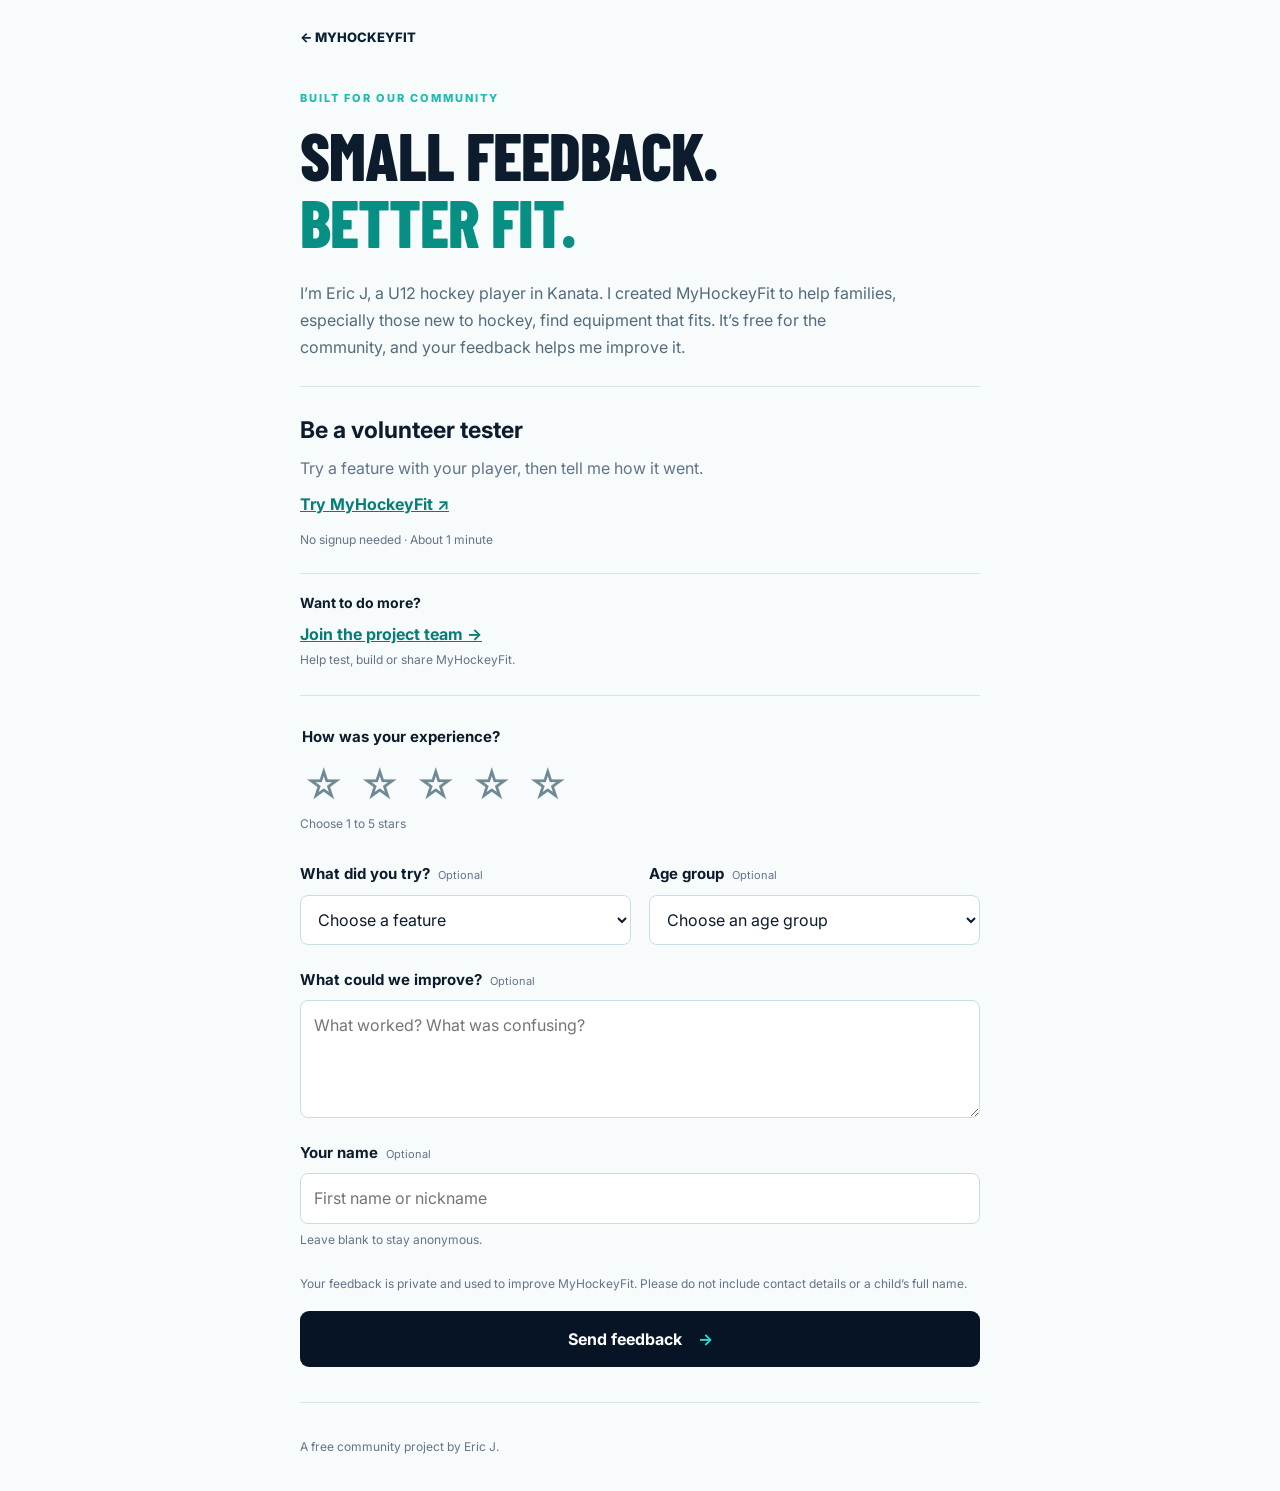
<file: volunteer.html>
<!doctype html>
<html lang="en"><head><meta charset="utf-8"><meta name="viewport" content="width=device-width, initial-scale=1"><title>Help improve MyHockeyFit</title><meta name="description" content="Help Eric J improve a free hockey equipment guide for community families."><link rel="preconnect" href="https://fonts.googleapis.com"><link rel="preconnect" href="https://fonts.gstatic.com" crossorigin><link href="https://fonts.googleapis.com/css2?family=Barlow+Condensed:wght@600;700;800&family=Inter:wght@400;500;600;700&display=swap" rel="stylesheet"><link rel="stylesheet" href="styles.css?v=20260926-volunteer1"><link rel="stylesheet" href="volunteer.css?v=2"></head>
<body class="volunteer-page"><main class="volunteer-wrap">
<a class="volunteer-home" href="/">← MYHOCKEYFIT</a>
<header class="volunteer-intro"><p class="section-kicker">BUILT FOR OUR COMMUNITY</p><h1>Small feedback.<br><em>Better fit.</em></h1><p>I’m Eric J, a U12 hockey player in Kanata. I created MyHockeyFit to help families, especially those new to hockey, find equipment that fits. It’s free for the community, and your feedback helps me improve it.</p></header>
<section class="volunteer-invite"><h2>Be a volunteer tester</h2><p>Try a feature with your player, then tell me how it went.</p><a href="/">Try MyHockeyFit ↗</a><span>No signup needed · About 1 minute</span><div class="team-invite"><strong>Want to do more?</strong><a href="/team.html">Join the project team →</a><small>Help test, build or share MyHockeyFit.</small></div></section>
<form id="feedbackForm">
<fieldset class="feedback-stars"><legend>How was your experience?</legend><div class="star-options">
<label><input type="radio" name="rating" value="1" required><span aria-hidden="true">☆</span><span class="feedback-sr">1 out of 5 stars</span></label>
<label><input type="radio" name="rating" value="2" required><span aria-hidden="true">☆</span><span class="feedback-sr">2 out of 5 stars</span></label>
<label><input type="radio" name="rating" value="3" required><span aria-hidden="true">☆</span><span class="feedback-sr">3 out of 5 stars</span></label>
<label><input type="radio" name="rating" value="4" required><span aria-hidden="true">☆</span><span class="feedback-sr">4 out of 5 stars</span></label>
<label><input type="radio" name="rating" value="5" required><span aria-hidden="true">☆</span><span class="feedback-sr">5 out of 5 stars</span></label>
</div><p id="ratingLabel" class="feedback-hint" aria-live="polite">Choose 1 to 5 stars</p></fieldset>
<div class="feedback-fields"><label>What did you try? <small>Optional</small><select name="feature"><option value="">Choose a feature</option><option value="stick">Stick finder</option><option value="shin">Shin guard fit</option><option value="photo">Stick Photo Fit</option><option value="general">General experience</option></select></label>
<label>Age group <small>Optional</small><select name="ageGroup"><option value="">Choose an age group</option><option>U7</option><option>U9</option><option>U11</option><option>U12</option><option>U13</option><option>U15</option><option>U18</option><option>Adult</option><option>Not sure</option></select></label></div>
<label class="feedback-field">What could we improve? <small>Optional</small><textarea name="comment" rows="4" maxlength="1500" placeholder="What worked? What was confusing?"></textarea></label>
<label class="feedback-field">Your name <small>Optional</small><input name="name" maxlength="60" autocomplete="off" placeholder="First name or nickname"><span class="feedback-hint">Leave blank to stay anonymous.</span></label>
<div class="feedback-trap" aria-hidden="true"><label>Website<input name="website" tabindex="-1" autocomplete="off"></label></div>
<p class="feedback-privacy">Your feedback is private and used to improve MyHockeyFit. Please do not include contact details or a child’s full name.</p>
<button class="feedback-submit" type="submit">Send feedback <span aria-hidden="true">→</span></button><p id="feedbackStatus" role="status" aria-live="polite"></p>
</form><section id="feedbackThanks" hidden tabindex="-1"><span class="thanks-check" aria-hidden="true">✓</span><h2>Thank you for helping.</h2><p>Your feedback helps improve MyHockeyFit for hockey families.</p><a href="/">Back to MyHockeyFit →</a></section>
<footer class="volunteer-footer">A free community project by Eric J.</footer></main><script src="volunteer.js?v=1"></script></body></html>
</file>
<file: styles.css>
:root{--navy:#071426;--navy2:#0b1c32;--ice:#edf7fa;--white:#fff;--ink:#0c1c2c;--muted:#637487;--line:#d8e4e9;--cyan:#1ee6d1;--blue:#198dff;--orange:#ff6b35;--shadow:0 24px 70px rgba(3,22,41,.13);--display:"Barlow Condensed",Impact,sans-serif;--body:Inter,system-ui,sans-serif}
*{box-sizing:border-box}html{scroll-behavior:smooth}body{margin:0;background:#f5fafb;color:var(--ink);font-family:var(--body);line-height:1.5}button,input,select{font:inherit}button{cursor:pointer}a{color:inherit}.sr-only{position:absolute;width:1px;height:1px;padding:0;margin:-1px;overflow:hidden;clip:rect(0,0,0,0);white-space:nowrap;border:0}
.topbar{height:70px;padding:0 max(22px,calc((100vw - 1180px)/2));display:flex;align-items:center;justify-content:space-between;background:var(--navy);color:#fff;border-bottom:1px solid rgba(255,255,255,.09);position:relative;z-index:5}.brand{display:inline-flex;align-items:center;gap:10px;text-decoration:none;font-family:var(--display);font-weight:800;font-size:25px;letter-spacing:.5px}.brand>span:last-child>span{color:var(--cyan)}.brand-mark{position:relative;display:inline-block;width:29px;height:29px;border:2px solid var(--cyan);transform:skew(-13deg);border-radius:5px}.brand-mark:after,.brand-mark span{content:"";position:absolute;left:5px;right:5px;height:2px;background:var(--cyan);top:8px;box-shadow:0 6px 0 var(--cyan)}.photo-button{border:1px solid rgba(255,255,255,.15);background:rgba(255,255,255,.06);color:#dcecf4;border-radius:999px;display:flex;align-items:center;gap:8px;padding:8px 11px 8px 13px;font-size:12px;font-weight:700;text-transform:uppercase;letter-spacing:.7px}.photo-button svg{width:16px;fill:var(--cyan)}.photo-button span{font-size:9px;color:var(--navy);background:var(--cyan);padding:2px 6px;border-radius:999px}
.hero{min-height:505px;color:#fff;background:radial-gradient(circle at 78% 35%,#173553 0,transparent 30%),linear-gradient(135deg,#071426 25%,#0a223b 100%);display:grid;grid-template-columns:1.05fr .95fr;align-items:center;overflow:hidden;padding:68px max(28px,calc((100vw - 1180px)/2)) 88px;position:relative}.hero:after{content:"";position:absolute;inset:auto 0 0;height:70px;background:linear-gradient(to bottom right,transparent 49%,#f5fafb 50%)}.hero-copy{max-width:610px;position:relative;z-index:2}.eyebrow,.section-kicker{text-transform:uppercase;letter-spacing:2px;font-weight:800;font-size:11px;color:#1cbcaf;margin:0 0 15px}.eyebrow{color:#a4f9f0;display:flex;align-items:center;gap:9px}.eyebrow span{width:30px;height:2px;background:var(--cyan)}h1{font:800 clamp(52px,7vw,88px)/.87 var(--display);letter-spacing:-1.5px;text-transform:uppercase;margin:0;max-width:720px}h1 em{display:block;color:var(--cyan);font-style:normal}.hero-copy>p:nth-of-type(2){font-size:16px;color:#b4c8d6;max-width:540px;margin:26px 0}.trust-row{display:flex;gap:22px;flex-wrap:wrap}.trust-row span{display:flex;align-items:center;gap:7px;color:#d9e7ef;font-size:12px}.trust-row svg{width:16px;fill:var(--cyan)}
.rink-art{width:min(490px,45vw);height:330px;justify-self:end;position:relative;transform:rotate(-3deg);opacity:.98}.rink-art:before{content:"";position:absolute;inset:0;border-radius:46% 46% 42% 42%/20% 20% 20% 20%;border:1px solid rgba(138,226,241,.28);background:linear-gradient(90deg,transparent 49.7%,rgba(40,153,214,.35) 50%,transparent 50.3%),linear-gradient(rgba(255,255,255,.04),rgba(255,255,255,.01));box-shadow:inset 0 0 50px rgba(67,179,225,.1)}.rink-lines:before,.rink-lines:after{content:"";position:absolute;border:1px solid rgba(235,76,89,.25);border-radius:50%;width:90px;height:90px;top:117px}.rink-lines:before{left:68px}.rink-lines:after{right:68px}.rink-lines{position:absolute;inset:0}.rink-lines:after{box-shadow:-158px 0 0 -44px transparent}.stick-art{position:absolute;width:310px;height:13px;background:linear-gradient(90deg,#e8f2f6,#687888);transform:rotate(-55deg);top:135px;left:70px;border-radius:4px;box-shadow:0 10px 30px #0007}.stick-art:after{content:"";position:absolute;width:74px;height:26px;border-radius:3px 3px 24px 5px;background:linear-gradient(150deg,#18deca,#0e857f);right:-55px;top:-7px;transform:skewX(-26deg)}.stick-art span{position:absolute;inset:2px 30px 2px 20px;background:linear-gradient(90deg,var(--cyan) 0 5%,transparent 5% 70%,var(--orange) 70% 73%,transparent 73%)}.puck{position:absolute;width:55px;height:18px;background:#02090f;border-radius:50%;right:45px;bottom:62px;box-shadow:0 10px 14px #0009}.stat{position:absolute;background:rgba(5,20,35,.82);border:1px solid rgba(255,255,255,.2);backdrop-filter:blur(8px);border-radius:13px;padding:11px 17px;box-shadow:0 10px 30px #0005;transform:rotate(3deg)}.stat small{font-size:8px;letter-spacing:1.5px;color:#a9c0ce;display:block}.stat strong{font:800 28px var(--display);color:#fff}.stat strong span{font-size:15px;color:var(--cyan)}.stat-flex{right:8px;top:35px}.stat-length{left:25px;bottom:30px}
.fit-shell{width:min(1060px,calc(100% - 36px));margin:-34px auto 80px;background:#fff;border:1px solid #e4edf0;border-radius:22px;box-shadow:var(--shadow);position:relative;z-index:3;overflow:hidden}.fit-header{padding:30px 34px 21px;display:flex;align-items:flex-end;justify-content:space-between}.fit-header h2,.photo-preview h2{font:800 32px/1 var(--display);text-transform:uppercase;margin:0}.fit-header .section-kicker{margin-bottom:7px}.time-pill{margin:0;font-size:11px;color:var(--muted);border:1px solid var(--line);padding:8px 12px;border-radius:999px}.time-pill span{color:#16bca9}.steps{list-style:none;margin:0;padding:0 34px;display:grid;grid-template-columns:repeat(4,1fr);border-top:1px solid #edf2f4;border-bottom:1px solid #e3ebee}.steps li{position:relative;display:flex;align-items:center;gap:9px;padding:15px 0;color:#96a5b2;font-size:11px;text-transform:uppercase;letter-spacing:.8px}.steps li:not(:last-child):after{content:"";height:1px;background:#dce7eb;position:absolute;left:52px;right:18px;top:50%}.steps span{width:25px;height:25px;border-radius:50%;display:grid;place-items:center;border:1px solid #cdd9de;background:#fff;position:relative;z-index:1;font-weight:700}.steps li.active{color:var(--ink)}.steps li.active span{border-color:var(--cyan);background:var(--navy);color:var(--cyan);box-shadow:0 0 0 4px #dffbf8}.steps li.done span{background:var(--cyan);border-color:var(--cyan);color:var(--navy)}
.form-step{display:none;padding:35px 34px 5px;animation:fade .32s ease}.form-step.active{display:block}@keyframes fade{from{opacity:0;transform:translateY(7px)}to{opacity:1;transform:none}}.step-heading{display:flex;align-items:flex-start;gap:14px;margin-bottom:30px}.step-heading>span{font:800 39px/.9 var(--display);color:#d4e3e8}.step-heading h3,.rank-head h3,.result-hero h3{font:800 28px/1 var(--display);text-transform:uppercase;margin:0 0 7px}.step-heading p,.result-hero p{margin:0;color:var(--muted);font-size:13px}.field-grid{display:grid;gap:18px}.field-grid.two{grid-template-columns:1fr 1fr}.field>span:first-child,.field-label,.measure-card legend{display:block;font-size:12px;font-weight:700;margin-bottom:8px;color:#26394b}.input-wrap{border:1px solid var(--line);background:#fbfdfe;border-radius:10px;display:flex;align-items:center}.input-wrap:focus-within,.measure-pair label div:focus-within{border-color:#1aaea1;box-shadow:0 0 0 3px #1ee6d119}.input-wrap input{border:0;outline:0;background:transparent;padding:13px;width:100%;font-weight:600}.input-wrap small{padding-right:14px;color:#778897;font-size:11px}.error{display:none;font-size:10px;color:#d83d35;font-style:normal;margin-top:5px}.invalid .error,.measure-card.invalid>.error{display:block}.invalid .input-wrap,.measure-card.invalid .measure-pair label:first-child div{border-color:#d83d35}.measure-card{border:0;padding:0;margin:23px 0}.measure-card legend{width:100%}.measure-card legend span{float:right;font-weight:500;color:#91a0ad;font-size:10px}.measure-pair{display:grid;grid-template-columns:1fr 36px 1fr;align-items:end}.measure-pair label>span{display:block;text-transform:uppercase;letter-spacing:1px;color:#81909e;font-size:9px;margin:0 0 5px 2px}.measure-pair label div{border:1px solid var(--line);background:#fbfdfe;border-radius:10px;display:flex;align-items:center}.measure-pair input{width:100%;min-width:0;border:0;outline:0;background:transparent;padding:13px;font-weight:600}.measure-pair b{font-size:10px;color:#7a8b99;margin-right:13px}.equals{text-align:center;color:#91a0ad;padding-bottom:12px}.feet-label div input{padding-right:3px}.feet-label div b{margin-right:4px}.field-block{margin:25px 0}.field-label small{font-weight:400;color:#8393a0;margin-left:5px}.option-grid{display:grid;gap:10px}.option-grid.three{grid-template-columns:repeat(3,1fr)}.option-grid.two-wide{grid-template-columns:repeat(2,1fr)}.choice input,.shot-grid input,.segmented input,.feel-options input{position:absolute;opacity:0;pointer-events:none}.choice>span{border:1px solid var(--line);border-radius:11px;min-height:86px;display:grid;grid-template-columns:36px 1fr;grid-template-rows:auto auto;column-gap:10px;align-content:center;padding:13px;background:#fbfdfe;transition:.2s}.choice i{grid-row:1/3;align-self:center;width:34px;height:34px;background:#e8f0f3;color:#536a79;display:grid;place-items:center;border-radius:8px;font:800 17px var(--display);font-style:normal}.choice b{font-size:12px}.choice small{font-size:9px;color:#7f8e99}.choice input:checked+span{border-color:#13b6a7;background:#ecfffc;box-shadow:0 0 0 1px #13b6a7}.choice input:checked+span i{background:var(--navy);color:var(--cyan)}.choice.disabled{opacity:.45}.choice.line>span{min-height:72px}.shot-grid{display:grid;grid-template-columns:repeat(4,1fr);gap:10px}.shot-grid label>span{display:flex;flex-direction:column;align-items:center;text-align:center;border:1px solid var(--line);border-radius:11px;padding:14px 8px;background:#fbfdfe;transition:.2s}.shot-grid svg{width:36px;height:36px;fill:none;stroke:#5f7585;stroke-width:2;margin-bottom:6px}.shot-grid b{font-size:11px}.shot-grid small{font-size:8px;color:#83929e}.shot-grid input:checked+span{border-color:#14b7a8;background:#edfffc;box-shadow:0 0 0 1px #14b7a8}.shot-grid input:checked+span svg{stroke:#0c9f92}.segmented{display:grid;grid-template-columns:repeat(3,1fr);background:#edf3f5;border-radius:11px;padding:4px;gap:4px}.segmented label span{display:block;text-align:center;padding:10px;border-radius:8px;color:#687987;font-size:11px;font-weight:600}.segmented input:checked+span{background:#fff;color:#10263a;box-shadow:0 2px 8px #1934491a}.feel-options{display:grid;gap:10px}.feel-options label>span{position:relative;border:1px solid var(--line);background:#fbfdfe;border-radius:12px;padding:14px;display:flex;align-items:center;gap:13px}.feel-options i{font-style:normal;width:38px;height:38px;display:grid;place-items:center;border-radius:9px;background:#eaf2f5;color:#536a79}.feel-options b{display:block;font-size:12px}.feel-options small{display:block;font-size:9px;color:#7f8e99}.feel-options em{font-style:normal;margin-left:auto;background:#dffaf7;color:#078c81;border-radius:99px;padding:4px 8px;text-transform:uppercase;letter-spacing:.5px;font-size:8px;font-weight:800}.feel-options input:checked+span{border-color:#14b7a8;background:#edfffc;box-shadow:0 0 0 1px #14b7a8}.feel-options input:checked+span i{background:var(--navy);color:var(--cyan)}.segmented.budget{grid-template-columns:repeat(4,1fr)}.info-card{display:flex;gap:12px;background:#eff8fa;border-radius:12px;padding:16px;margin:25px 0}.info-card svg{width:20px;min-width:20px;fill:#159c91}.info-card b{font-size:11px}.info-card p{font-size:10px;color:#617481;margin:4px 0 0}.form-actions{display:flex;justify-content:flex-end;gap:10px;padding:26px 34px 34px}.next-button,.back-button,.restart-button,.edit-button{border:0;border-radius:9px;font-weight:700;font-size:11px;padding:13px 18px}.next-button{background:var(--navy);color:#fff;min-width:145px}.next-button span{color:var(--cyan);margin-left:15px}.back-button,.edit-button{background:#edf3f5;color:#486071}.restart-button{display:block;background:var(--navy);color:#fff;margin:25px auto}.results-step{padding:0!important}.results-step+.form-actions{display:none}.result-hero{background:linear-gradient(130deg,#08172a,#0f304d);color:#fff;padding:32px 34px;display:flex;justify-content:space-between;align-items:center}.result-hero .section-kicker{margin-bottom:8px}.result-hero p:last-child{color:#aec2cf}.edit-button{background:rgba(255,255,255,.1);border:1px solid rgba(255,255,255,.18);color:#fff}.fit-metrics{display:grid;grid-template-columns:repeat(4,1fr);border-bottom:1px solid var(--line)}.fit-metrics article{padding:25px 24px;border-right:1px solid var(--line)}.fit-metrics article:last-child{border-right:0}.fit-metrics small{font-size:8px;letter-spacing:1.2px;color:#79909e;font-weight:700}.fit-metrics strong{display:block;font:800 30px/1.1 var(--display);text-transform:uppercase;margin:7px 0 4px}.fit-metrics strong span{color:#16ab9f;font-size:18px}.fit-metrics p{font-size:9px;color:#718390;margin:0}.fit-note{margin:20px 34px;padding:13px 15px;background:#f0faf9;border-left:3px solid #18c8b7;border-radius:0 9px 9px 0;font-size:10px;color:#536a79}.fit-note b{color:#153044}.rank-head{padding:26px 34px 15px;display:flex;justify-content:space-between;align-items:end}.rank-head .section-kicker{margin-bottom:7px}.sort-select{font-size:9px;text-transform:uppercase;letter-spacing:.8px;color:#768996;font-weight:700}.sort-select select{display:block;margin-top:5px;border:1px solid var(--line);border-radius:8px;padding:8px 26px 8px 10px;background:#fff;color:#203849;font-size:10px;text-transform:none;letter-spacing:0}.stick-results{padding:0 34px;display:grid;gap:10px}.stick-card{border:1px solid var(--line);border-radius:13px;overflow:hidden;display:grid;grid-template-columns:58px 1fr auto;background:#fff;position:relative}.stick-rank{background:#eff6f7;display:grid;place-items:center;font:800 26px var(--display);color:#75909f}.stick-card:first-child{border-color:#17bcae;box-shadow:0 6px 22px #0da99a17}.stick-card:first-child .stick-rank{background:var(--navy);color:var(--cyan)}.stick-main{padding:15px 18px}.badges{display:flex;gap:5px;margin-bottom:6px;flex-wrap:wrap}.badge{font-size:7px;text-transform:uppercase;letter-spacing:.7px;font-weight:800;border-radius:999px;padding:3px 6px;background:#eaf2f4;color:#58707d}.badge.best{background:#d8faf6;color:#078c80}.badge.level{background:#e8efff;color:#3168ad}.stick-main h4{font:800 19px/1 var(--display);text-transform:uppercase;margin:0}.stick-main>p{font-size:9px;color:#677c8a;margin:6px 0}.spec-row{display:flex;gap:13px;flex-wrap:wrap}.spec-row span{font-size:8px;color:#708391}.spec-row b{color:#263e4e}.stick-buy{padding:14px 18px;min-width:126px;border-left:1px solid var(--line);display:flex;flex-direction:column;justify-content:center;align-items:flex-end}.stick-buy small{font-size:8px;color:#7a8c98}.stick-buy strong{font:800 21px var(--display)}.stick-buy a{font-size:9px;color:#087d75;font-weight:700;margin-top:5px}.price-note{margin:14px 34px;color:#8795a0;font-size:8px;text-align:center}.source-box{margin:25px 34px}.source-box details{border:1px solid var(--line);border-radius:12px;background:#fbfdfe;padding:0 16px}.source-box summary{cursor:pointer;padding:14px 0;font-weight:700;font-size:11px}.source-box p{font-size:10px;color:#627685}.source-box a{color:#087e75}.source-box .disclaimer{border-top:1px solid var(--line);padding-top:10px}.photo-preview{width:min(1060px,calc(100% - 36px));margin:0 auto 80px;background:linear-gradient(135deg,#071426,#0d2b47);border-radius:22px;color:#fff;padding:46px;display:grid;grid-template-columns:1.15fr .85fr;align-items:center;overflow:hidden}.photo-preview h2{font-size:44px}.photo-preview p:not(.section-kicker){color:#adc1cd;font-size:13px;max-width:560px}.photo-preview button{border:1px solid rgba(255,255,255,.15);background:rgba(255,255,255,.06);color:#8498a7;border-radius:8px;padding:11px 14px;font-size:10px}.phone-mock{width:160px;height:290px;border:6px solid #253f55;border-radius:26px;justify-self:center;background:linear-gradient(#7592a8,#d5e0e5);position:relative;overflow:hidden}.player-shape{position:absolute;width:58px;height:190px;left:50px;bottom:8px;background:linear-gradient(90deg,#21384c,#0c1a28);clip-path:polygon(38% 0,65% 0,74% 17%,65% 29%,80% 52%,70% 100%,50% 100%,47% 61%,35% 100%,17% 100%,27% 50%,14% 31%,29% 16%)}.scan-line{position:absolute;left:10px;right:10px;height:2px;background:var(--cyan);top:90px;box-shadow:0 0 10px var(--cyan)}.fit-zone{position:absolute;top:63px;left:8px;color:#042a32;background:var(--cyan);font-size:6px;font-weight:800;padding:3px 5px}.toast{position:fixed;left:50%;bottom:24px;transform:translate(-50%,30px);background:#10263a;color:#fff;padding:12px 18px;border-radius:99px;font-size:11px;opacity:0;pointer-events:none;transition:.25s;z-index:10;box-shadow:0 10px 30px #0004}.toast.show{opacity:1;transform:translate(-50%,0)}footer{background:#04101e;color:#96abba;text-align:center;padding:35px 20px}footer .brand{color:#fff}footer p{font-size:10px;margin:12px 0 4px}footer small{font-size:8px;color:#60788a}
.store-fit-card{margin:26px 34px;background:linear-gradient(125deg,#071426,#0d2c49);border-radius:16px;padding:25px;color:#fff;display:grid;grid-template-columns:1.05fr 1.25fr;gap:22px;position:relative;overflow:hidden}.store-fit-card:after{content:"";position:absolute;width:190px;height:190px;border:1px solid rgba(30,230,209,.13);border-radius:50%;right:-90px;top:-95px}.store-fit-intro{position:relative}.soon-badge{position:absolute;right:0;top:0;background:var(--cyan);color:#06282d;font-size:7px;text-transform:uppercase;letter-spacing:.8px;font-weight:800;padding:4px 7px;border-radius:99px}.store-fit-intro .section-kicker{margin-bottom:7px}.store-fit-intro h3{font:800 25px/1 var(--display);text-transform:uppercase;margin:0 0 8px}.store-fit-intro>p:last-child{font-size:10px;color:#abc0ce;margin:0;max-width:360px}.pose-list{list-style:none;margin:0;padding:0;display:grid;gap:8px}.pose-list li{display:flex;align-items:center;gap:9px;background:rgba(255,255,255,.055);border:1px solid rgba(255,255,255,.08);border-radius:9px;padding:8px}.pose-list li>span{width:25px;height:25px;border-radius:7px;display:grid;place-items:center;background:rgba(30,230,209,.13);color:var(--cyan);font:800 14px var(--display)}.pose-list b{display:block;font-size:9px}.pose-list small{display:block;color:#91a8b7;font-size:7px;margin-top:1px}.upload-soon{grid-column:1/-1;border:1px dashed rgba(30,230,209,.45);border-radius:9px;background:rgba(30,230,209,.07);color:#c4d9e2;padding:11px;display:flex;align-items:center;justify-content:center;gap:8px;font-size:9px;font-weight:700}.upload-soon svg{width:15px;fill:var(--cyan)}.upload-soon span{font-size:7px;text-transform:uppercase;letter-spacing:.7px;color:var(--cyan);border-left:1px solid rgba(255,255,255,.2);padding-left:8px}.community-band{width:min(1060px,calc(100% - 36px));margin:0 auto 80px;border:1px solid var(--line);border-radius:20px;background:#fff;padding:34px;display:grid;grid-template-columns:1.25fr 1fr auto;align-items:center;gap:30px;box-shadow:0 14px 40px rgba(3,22,41,.07)}.community-band h2{font:800 31px/1 var(--display);text-transform:uppercase;margin:0 0 9px}.community-band>div:first-child>p:last-child{color:#607583;font-size:11px;margin:0;max-width:470px}.community-points{display:grid;gap:8px}.community-points span{display:block;border-left:2px solid var(--cyan);padding-left:10px}.community-points b,.community-points small{display:block}.community-points b{font-size:10px}.community-points small{font-size:8px;color:#7b8d99}.share-button{border:0;border-radius:9px;background:var(--navy);color:#fff;font-size:10px;font-weight:700;padding:12px 15px;white-space:nowrap}.share-button span{color:var(--cyan);margin-left:7px}
@media(max-width:760px){.topbar{height:60px;padding:0 18px}.brand{font-size:21px}.brand-mark{width:25px;height:25px}.photo-button{font-size:0}.photo-button span{font-size:8px}.hero{display:block;min-height:570px;padding:54px 22px 90px}.hero-copy>p:nth-of-type(2){font-size:14px}.trust-row{gap:12px}.rink-art{position:absolute;width:310px;height:205px;right:-35px;bottom:48px;opacity:.8}.stick-art{width:210px;height:9px;top:88px;left:52px}.stick-art:after{width:54px;height:20px;right:-43px}.rink-lines:before,.rink-lines:after{width:55px;height:55px;top:74px}.rink-lines:before{left:44px}.rink-lines:after{right:44px}.stat{padding:7px 11px}.stat strong{font-size:21px}.stat-flex{right:18px}.stat-length{left:12px;bottom:17px}.fit-shell{width:calc(100% - 20px);border-radius:17px;margin-top:-35px}.fit-header{padding:24px 19px 17px}.fit-header h2{font-size:26px}.time-pill{display:none}.steps{padding:0 18px}.steps li{padding:13px 0}.steps li b{display:none}.steps li:not(:last-child):after{left:32px;right:8px}.form-step{padding:27px 19px 2px}.field-grid.two,.option-grid.two-wide{grid-template-columns:1fr}.option-grid.three{grid-template-columns:1fr 1fr}.choice.disabled{display:none}.shot-grid{grid-template-columns:1fr 1fr}.segmented.budget{grid-template-columns:1fr 1fr}.form-actions{padding:22px 19px 28px}.result-hero{padding:25px 20px;display:block}.edit-button{margin-top:15px}.fit-metrics{grid-template-columns:1fr 1fr}.fit-metrics article{padding:19px;border-bottom:1px solid var(--line)}.fit-metrics article:nth-child(2){border-right:0}.fit-note,.rank-head,.price-note,.source-box,.store-fit-card{margin-left:19px;margin-right:19px}.rank-head{padding:23px 0 12px;align-items:flex-start}.rank-head h3{font-size:23px}.stick-results{padding:0 19px}.stick-card{grid-template-columns:42px 1fr}.stick-rank{grid-row:1/3}.stick-main{padding:13px}.stick-buy{grid-column:2;padding:10px 13px;border-left:0;border-top:1px solid var(--line);flex-direction:row;align-items:center;justify-content:space-between}.stick-buy a{margin:0}.store-fit-card{padding:19px;grid-template-columns:1fr;gap:16px}.upload-soon{grid-column:1}.photo-preview{width:calc(100% - 20px);padding:32px 24px;grid-template-columns:1fr;gap:28px}.phone-mock{width:140px;height:250px}.player-shape{left:42px;transform:scale(.86);transform-origin:bottom}.measure-card legend span{display:none}.community-band{width:calc(100% - 20px);grid-template-columns:1fr;padding:25px;gap:21px}.community-band h2{font-size:28px}.share-button{justify-self:start}}
@media(max-width:390px){h1{font-size:48px}.trust-row span:nth-child(2){display:none}.measure-pair{grid-template-columns:1fr 22px 1fr}.measure-pair input{padding:12px 8px}.measure-pair b{margin-right:7px}.option-grid.three{grid-template-columns:1fr 1fr}.fit-metrics strong{font-size:26px}.sort-select{max-width:110px}.sort-select select{max-width:110px}.stick-main h4{font-size:17px}}
@media(prefers-reduced-motion:reduce){html{scroll-behavior:auto}*{animation:none!important;transition:none!important}}
.results-step+.form-actions{display:flex}
.customer-reviews{margin-top:12px;display:grid;gap:4px;font-size:11px;overflow-wrap:anywhere}
.customer-reviews a{color:#087e75;text-underline-offset:3px}
.customer-reviews small{color:#617481;font-size:10px}
.customer-reviews details a,.customer-reviews details small{display:block;margin-top:5px}
.customer-reviews summary{cursor:pointer;color:#617481}
.review-filter{display:flex;align-items:center;justify-content:center;gap:8px;font-size:12px;color:#263e4e;min-height:44px;cursor:pointer}
.review-filter input{width:18px;height:18px;accent-color:#087e75}
.price-note details{font-size:11px;line-height:1.5;text-align:left}
.price-note summary{cursor:pointer;text-align:center;padding:8px}
.show-more-button{display:block;width:calc(100% - 38px);max-width:390px;margin:20px auto 7px;border:1px solid #a9ddd7;border-radius:12px;background:#f0fbf9;color:#087d75;font-size:12px;font-weight:800;padding:14px 20px;box-shadow:0 4px 14px rgba(7,125,117,.08)}.show-more-button span{display:inline-block;margin-left:8px;font-size:15px}.show-more-button small{margin-left:7px;color:#6e8d91;font-size:9px;font-weight:600}.show-more-button:hover{background:#e2f8f4;border-color:#13b6a7}.show-more-button[hidden]{display:none}
.beta-badge{background:#bffbf4}.photo-fit-grid{grid-column:1/-1;display:grid;grid-template-columns:1fr 1fr;gap:14px}.photo-upload-card{background:rgba(255,255,255,.06);border:1px solid rgba(255,255,255,.11);border-radius:12px;padding:15px;min-width:0}.photo-card-head{display:flex;gap:10px;align-items:center;margin-bottom:13px}.photo-card-head>span{width:30px;height:30px;border-radius:8px;display:grid;place-items:center;background:rgba(30,230,209,.13);color:var(--cyan);font:800 14px var(--display)}.photo-card-head b,.photo-card-head small{display:block}.photo-card-head b{font-size:11px}.photo-card-head small{font-size:8px;color:#91a8b7;margin-top:2px}.photo-file-button{display:block;border:1px dashed rgba(30,230,209,.55);border-radius:9px;background:rgba(30,230,209,.08);color:#d8ebf0;text-align:center;padding:12px;font-size:9px;font-weight:800;cursor:pointer}.photo-file-button input{position:absolute;opacity:0;width:1px;height:1px}.photo-canvas-wrap{margin-top:12px}.photo-canvas-wrap canvas,.stance-preview{display:block;width:100%;max-height:430px;object-fit:contain;background:#020a12;border-radius:9px}.photo-canvas-wrap p{font-size:9px;color:#b4c8d3;margin:9px 0}.reset-points-button{border:1px solid rgba(255,255,255,.14);border-radius:7px;background:rgba(255,255,255,.06);color:#b7cad4;padding:7px 10px;font-size:8px}.stance-preview{margin-top:12px}.blade-contact{border:0;padding:0;margin:13px 0 0;display:grid;grid-template-columns:1fr 1fr;gap:7px}.blade-contact legend{font-size:9px;font-weight:700;margin-bottom:8px;color:#c5d7df}.blade-contact label span{display:block;border:1px solid rgba(255,255,255,.13);border-radius:8px;padding:9px;color:#adc1cc;font-size:8px}.blade-contact input{position:absolute;opacity:0}.blade-contact input:checked+span{border-color:var(--cyan);background:rgba(30,230,209,.14);color:#fff}.blade-contact:disabled{opacity:.48}.analyze-fit-button{grid-column:1/-1;justify-self:center;border:0;border-radius:9px;background:var(--cyan);color:#042a32;font-size:10px;font-weight:900;padding:12px 24px}.analyze-fit-button:disabled{opacity:.4}.photo-fit-result{grid-column:1/-1;border-radius:12px;background:#fff;color:#193247;padding:18px}.photo-fit-result.good{border-left:4px solid #16b69f}.photo-fit-result.adjust{border-left:4px solid #f0a736}.photo-fit-result.warning{border-left:4px solid #d96855}.photo-verdict{display:inline-block;border-radius:99px;background:#ddf8f4;color:#087e75;font-size:8px;font-weight:900;text-transform:uppercase;letter-spacing:.7px;padding:4px 8px}.photo-fit-result h4{font:800 18px/1 var(--display);text-transform:uppercase;margin:12px 0 5px}.photo-fit-result p{font-size:9px;margin:0 0 8px;color:#5e7482}.photo-fit-result .flex-limit{border-top:1px solid #dce6ea;padding-top:10px;margin-top:11px}.photo-privacy{grid-column:1/-1;color:#8fa7b5!important;font-size:8px!important;margin:0!important;text-align:center}
@media(max-width:760px){.photo-fit-grid{grid-template-columns:1fr}.blade-contact{grid-template-columns:1fr}.photo-upload-card{padding:13px}.photo-canvas-wrap canvas,.stance-preview{max-height:360px}}
.photo-fit-tool{background:#f5f9fa;color:#10263a;border:1px solid #dbe7ea;box-shadow:0 8px 24px rgba(12,38,58,.06)}.photo-fit-tool:after{border-color:rgba(20,183,168,.12)}.photo-fit-tool .store-fit-intro,.photo-fit-tool .pose-list,.photo-fit-tool .photo-fit-grid,.photo-fit-tool .analyze-fit-button,.photo-fit-tool .photo-fit-result,.photo-fit-tool .photo-privacy{position:relative;z-index:1}.photo-fit-tool .store-fit-intro>p:last-child{color:#627986;font-size:11px;line-height:1.5;max-width:440px}.photo-fit-tool .pose-list li{background:#fff;border-color:#dfe9ec;box-shadow:0 2px 8px rgba(12,38,58,.035)}.photo-fit-tool .pose-list li>span{background:#dcf7f3;color:#078c81}.photo-fit-tool .pose-list b{color:#203849;font-size:10px}.photo-fit-tool .pose-list small{color:#728894;font-size:8px;line-height:1.35}.photo-fit-tool .photo-upload-card{background:#fff;border-color:#dce8eb;box-shadow:0 4px 14px rgba(12,38,58,.04)}.photo-fit-tool .photo-card-head b{color:#203849;font-size:12px}.photo-fit-tool .photo-card-head small{color:#728894;font-size:9px}.photo-fit-tool .photo-file-button{background:#eafaf7;border-color:#8edbd3;color:#087d75;font-size:10px;padding:13px}.photo-fit-tool .photo-canvas-wrap p{color:#526d7a}.photo-fit-tool .reset-points-button{background:#edf3f5;border-color:#d5e1e5;color:#486071}.photo-fit-tool .blade-contact legend{color:#304957}.photo-fit-tool .blade-contact label span{background:#f8fbfc;border-color:#dce7ea;color:#526b78;font-size:9px}.photo-fit-tool .blade-contact input:checked+span{border-color:#13b6a7;background:#eafaf7;color:#153b3d}.photo-fit-tool .photo-privacy{color:#6f858f!important;line-height:1.45}.photo-fit-tool h3,.photo-fit-tool p,.photo-fit-tool small{overflow-wrap:anywhere}
@media(max-width:760px){.photo-fit-tool{padding:18px 15px}.photo-fit-tool .store-fit-intro h3{font-size:24px;max-width:90%}.photo-fit-tool .pose-list{gap:7px}.photo-fit-tool .pose-list li{padding:10px}.photo-fit-tool .photo-fit-grid{gap:11px}.show-more-button{width:calc(100% - 38px)}}
.camera-start-card{grid-column:1/-1;display:grid;grid-template-columns:1fr auto;gap:12px;align-items:center;background:#fff;border:1px solid #dce8eb;border-radius:12px;padding:16px;position:relative;z-index:1}.camera-start-card b,.camera-start-card small{display:block}.camera-start-card b{font-size:12px;color:#203849}.camera-start-card small{font-size:9px;color:#718691;margin-top:3px}.open-camera-button{border:0;border-radius:9px;background:#0b8f86;color:#fff;font-size:10px;font-weight:800;padding:12px 18px}.camera-open{overflow:hidden}.camera-modal{position:fixed;inset:0;z-index:100;background:#020a12;color:#fff;display:grid;grid-template-rows:auto minmax(0,1fr) auto}.camera-modal[hidden]{display:none}.camera-topbar{min-height:62px;padding:max(10px,env(safe-area-inset-top)) 15px 10px;display:grid;grid-template-columns:42px 1fr auto;align-items:center;gap:10px;background:#061524}.camera-topbar button{width:36px;height:36px;border:1px solid rgba(255,255,255,.16);border-radius:50%;background:rgba(255,255,255,.08);color:#fff;font-size:24px}.camera-topbar b,.camera-topbar small{display:block}.camera-topbar b{font:800 18px var(--display);text-transform:uppercase}.camera-topbar small{font-size:9px;color:#9cb2bf;margin-top:2px}.camera-topbar>span{font-size:8px;font-weight:800;text-transform:uppercase;letter-spacing:.8px;color:#06282d;background:var(--cyan);padding:5px 8px;border-radius:99px}.camera-stage{position:relative;overflow:hidden;min-height:0;background:#000}.camera-stage video,.camera-stage canvas{position:absolute;inset:0;width:100%;height:100%;object-fit:cover}.fit-camera-overlay{position:absolute;inset:0;pointer-events:none}.fit-camera-overlay[hidden]{display:none}.head-guide{position:absolute;left:50%;top:7%;width:clamp(58px,18vw,92px);aspect-ratio:.82;border:2px dashed rgba(255,255,255,.8);border-radius:48%;transform:translateX(-50%)}.shoulder-guide{position:absolute;left:50%;top:19%;width:clamp(150px,46vw,250px);height:10%;border:2px dashed rgba(255,255,255,.68);border-bottom:0;border-radius:50% 50% 0 0;transform:translateX(-50%)}.body-guide{position:absolute;left:50%;top:25%;width:clamp(105px,30vw,165px);height:40%;border-left:2px dashed rgba(255,255,255,.68);border-right:2px dashed rgba(255,255,255,.68);transform:translateX(-50%)}.leg-guide{position:absolute;top:63%;width:2px;height:30%;border-left:2px dashed rgba(255,255,255,.68);transform-origin:top}.leg-guide.left{left:47%;transform:rotate(5deg)}.leg-guide.right{left:53%;transform:rotate(-5deg)}.fit-zone-guide{position:absolute;left:18px;right:18px;top:14.5%;height:7%;border-top:2px solid var(--cyan);border-bottom:2px solid var(--cyan);background:rgba(30,230,209,.1);display:flex;justify-content:space-between;align-items:center;padding:0 8px;color:#fff;font-size:7px;font-weight:800;letter-spacing:.5px}.fit-zone-guide b{color:var(--cyan);font-size:8px;letter-spacing:1px}.stick-guide{position:absolute;right:17%;top:17.8%;bottom:6%;border-left:2px dashed rgba(255,193,82,.8)}.stick-guide:after{content:"";position:absolute;width:42px;height:13px;border:2px dashed rgba(255,193,82,.8);left:-2px;bottom:0;border-radius:2px 2px 10px 2px}.stick-guide span{position:absolute;top:-20px;left:-17px;color:#ffd58b;font-size:7px;font-weight:800}.floor-guide{position:absolute;left:14px;right:14px;bottom:5%;border-bottom:2px solid rgba(255,255,255,.75);padding-bottom:4px;text-align:center;font-size:7px;font-weight:800;letter-spacing:1px}.tap-hint{position:absolute;left:50%;top:14px;transform:translateX(-50%);background:rgba(4,20,34,.86);border:1px solid rgba(30,230,209,.5);border-radius:99px;padding:8px 12px;color:#fff;font-size:10px;font-weight:800;white-space:nowrap;pointer-events:none}.camera-actions{min-height:86px;padding:12px 22px max(12px,env(safe-area-inset-bottom));display:grid;grid-template-columns:1fr 70px 1fr;align-items:center;background:#061524}.capture-camera-button{grid-column:2;width:62px;height:62px;border:4px solid #fff;border-radius:50%;background:transparent;padding:5px}.capture-camera-button span{display:block;width:100%;height:100%;border-radius:50%;background:#fff}.retake-camera-button,.use-result-button{border:0;border-radius:9px;font-size:10px;font-weight:800;padding:11px 13px}.retake-camera-button{justify-self:start;background:rgba(255,255,255,.1);color:#fff}.use-result-button{justify-self:end;background:var(--cyan);color:#06282d}.use-result-button:disabled{opacity:.4}.camera-actions button[hidden]{display:block;visibility:hidden}.photo-fit-tool .photo-fit-result{grid-column:1/-1}
@media(max-width:520px){.camera-start-card{grid-template-columns:1fr}.open-camera-button{width:100%;font-size:11px}.camera-modal{grid-template-rows:auto 1fr auto}.camera-topbar{min-height:54px}.photo-fit-tool .pose-list small{font-size:9px}}

/* Refined hockey artwork and camera alignment guide */
.rink-art{width:min(520px,46vw);height:390px;transform:none;filter:drop-shadow(0 28px 28px rgba(0,0,0,.2))}
.rink-art:before{inset:44px 8px 20px;border-radius:42% 42% 18% 18%;background:radial-gradient(circle at 50% 54%,rgba(30,230,209,.12),transparent 48%),linear-gradient(90deg,transparent 49.8%,rgba(30,230,209,.18) 50%,transparent 50.2%);border-color:rgba(170,236,245,.16);box-shadow:inset 0 0 70px rgba(31,181,210,.08)}
.hero-player{position:absolute;inset:0;width:100%;height:100%;overflow:visible}.hero-shadow{fill:#010810;opacity:.55}.hero-head{fill:#d4e3ea}.hero-helmet{fill:#0b1827;stroke:#46f0dc;stroke-width:3}.hero-body{fill:url(#jerseyGlow);stroke:#b8fff7;stroke-opacity:.25;stroke-width:2}.hero-stripe{fill:#071426;opacity:.8}.hero-arm,.hero-leg{fill:#142d43;stroke:#86aabd;stroke-opacity:.25;stroke-width:2}.hero-glove,.hero-skate{fill:#07111e}.hero-stick{fill:#dcebf0}.hero-blade{fill:#1ee6d1}.hero-puck{fill:#01070c}.rink-art .stat{z-index:2;transform:none}.stat-flex{right:6px;top:62px}.stat-length{left:5px;bottom:37px}
.phone-mock{background:radial-gradient(circle at 50% 25%,#b9dce6,#5f8198 64%,#25445a);border-color:#19354b;box-shadow:0 18px 40px rgba(0,0,0,.28)}
.preview-person{position:absolute;inset:8px 0 0;width:100%;height:100%;fill:rgba(6,25,40,.12);stroke:#f2ffff;stroke-width:2.25;stroke-dasharray:5 4;stroke-linecap:round;stroke-linejoin:round;filter:drop-shadow(0 1px 2px rgba(0,0,0,.35))}.phone-mock .fit-zone{left:23px;right:23px;top:57px;text-align:center;border-radius:99px;padding:4px 5px;font-size:5px;letter-spacing:.35px;box-shadow:0 2px 8px rgba(0,0,0,.18)}.player-shape{display:none}
.fit-camera-overlay:before{content:"";position:absolute;inset:0;background:radial-gradient(ellipse at 50% 43%,transparent 0 31%,rgba(0,8,15,.25) 54%,rgba(0,8,15,.52) 100%)}
.person-guide-svg{position:absolute;inset:1.5% 9% 4%;width:82%;height:94.5%;fill:rgba(255,255,255,.025);stroke:rgba(255,255,255,.88);stroke-width:2.4;stroke-dasharray:8 7;stroke-linecap:round;stroke-linejoin:round;filter:drop-shadow(0 0 6px rgba(0,0,0,.5))}.head-guide,.shoulder-guide,.body-guide,.leg-guide{display:none}.fit-zone-guide{top:14.7%;height:7.7%;left:12px;right:12px;border-radius:6px;border-left:1px solid rgba(30,230,209,.35);border-right:1px solid rgba(30,230,209,.35);background:rgba(13,91,87,.2);box-shadow:0 0 20px rgba(30,230,209,.13)}
.stick-guide{right:11%;top:20%;bottom:6%;border-left-width:3px}.stick-guide:after{width:48px;height:15px}.floor-guide{z-index:2}
@media(max-width:760px){.rink-art{width:330px;height:248px;right:-42px;bottom:44px}.stat-flex{right:58px;top:30px}.stat-length{left:10px;bottom:18px}}

.camera-stage canvas{object-fit:contain}
.person-guide-svg{inset:0;width:100%;height:100%;fill:none;stroke:none;filter:drop-shadow(0 1px 2px #000);stroke-dasharray:none}
.person-guide-svg .player-outline{stroke:#fff;stroke-width:2;stroke-dasharray:7 6;fill:none}
.person-guide-svg .face-levels{stroke:#1ee6d1;stroke-width:1.5}
.person-guide-svg text{stroke:none;fill:#fff;font:700 10px Arial,sans-serif;letter-spacing:.4px}
.person-guide-svg .face-levels text{fill:#1ee6d1}
.person-guide-svg .camera-stick-outline{stroke:#ffd58b;stroke-width:2;stroke-dasharray:6 5}
.person-guide-svg .camera-ground-line{stroke:#fff;stroke-width:1.5}
.person-guide-svg .camera-ground-label{font-size:8px}
.camera-topbar small{font-size:11px;line-height:1.4}
.tap-hint{max-width:calc(100% - 24px);white-space:normal;text-align:center}
.shooting-side-help{margin:9px 2px 0;color:#617481;font-size:12px;line-height:1.6}
/* Recognizable equipment illustrations, without enclosing cards. */
/* Equipment home */
.equipment-home{min-height:100svh;background:#f7fbfc;color:#0a2033;display:flex;flex-direction:column}.equipment-home[hidden],.app-view[hidden]{display:none!important}.equipment-home-hero{min-height:310px;padding:30px max(24px,calc((100% - 720px)/2));background:#071426;color:#fff;display:flex;flex-direction:column;justify-content:space-between}.equipment-brand{display:flex;align-items:center;gap:9px;color:#fff;text-decoration:none;font:700 15px/1 var(--body);letter-spacing:1.1px}.equipment-brand-mark{width:25px;height:25px;border:1px solid var(--cyan);border-radius:50%;display:grid;place-items:center;color:var(--cyan);font-size:13px}.equipment-home-hero p{margin:0 0 8px;color:var(--cyan);font-size:10px;font-weight:800;letter-spacing:1.4px;text-transform:uppercase}.equipment-home-hero h1{margin:0 0 10px;font:800 clamp(48px,8vw,74px)/.92 var(--display);letter-spacing:-1px;text-transform:uppercase}.equipment-home-hero>div>span{display:block;color:#adc0cd;font-size:14px}.equipment-home-body,.equipment-coming-page{width:min(720px,calc(100% - 48px));margin:0 auto;padding:34px 0 12px}.equipment-kicker{margin:0 0 5px;color:#68808e;font-size:9px;font-weight:800;letter-spacing:1.4px;text-transform:uppercase}.equipment-home-body h2,.equipment-coming-page h2{margin:0 0 20px;font:800 30px/1 var(--display);text-transform:uppercase}.equipment-list{border-top:1px solid #d6e3e8}.equipment-row{width:100%;min-height:104px;border:0;border-bottom:1px solid #d6e3e8;background:transparent;color:#0a2033;display:grid;grid-template-columns:54px 1fr 34px;align-items:center;gap:15px;padding:18px 2px;text-align:left}.equipment-icon{width:54px;height:54px;display:grid;place-items:center;color:#079e91}.equipment-icon svg,.equipment-coming svg,.coming-page-icon svg{width:42px;height:42px;fill:none;stroke:currentColor;stroke-width:2;stroke-linecap:round;stroke-linejoin:round}.equipment-copy b,.equipment-copy small{display:block}.equipment-copy b{font-size:18px;margin-bottom:6px}.equipment-copy small{max-width:420px;color:#667d8a;font-size:12px;line-height:1.45}.equipment-arrow{color:#079e91;font-size:24px;transition:transform .18s}.equipment-row:hover .equipment-arrow,.equipment-row:focus-visible .equipment-arrow{transform:translateX(4px)}.equipment-coming{display:grid;grid-template-columns:54px 1fr;align-items:center;gap:15px;padding:26px 2px;color:#7a909b}.equipment-coming>svg{justify-self:center;width:34px;height:34px}.equipment-coming b,.equipment-coming small{display:block}.equipment-coming b{margin-bottom:5px;font-size:11px;letter-spacing:1.1px;text-transform:uppercase}.equipment-coming small{font-size:11px}.equipment-community{width:min(720px,calc(100% - 48px));margin:auto auto 0;padding:24px 0 30px;color:#80929c;font-size:10px}.equipment-coming-page{flex:1;padding-top:34px}.equipment-back{border:0;background:transparent;color:#078c81;font-size:12px;font-weight:700;padding:8px 0;margin-bottom:44px}.coming-page-icon{display:block;color:#079e91;margin-bottom:22px}.coming-page-icon svg{width:60px;height:60px}.equipment-coming-page>p:not(.equipment-kicker){max-width:500px;color:#637b89;font-size:13px;line-height:1.6;margin:0 0 28px}.equipment-primary{border:0;border-radius:9px;background:#0b8f86;color:#fff;font-size:11px;font-weight:800;padding:13px 18px}
@media(max-width:520px){.equipment-home-hero{min-height:280px;padding:26px 24px}.equipment-home-body,.equipment-coming-page,.equipment-community{width:calc(100% - 40px)}.equipment-home-body{padding-top:28px}.equipment-home-body h2,.equipment-coming-page h2{font-size:27px}.equipment-row{grid-template-columns:48px 1fr 26px;gap:12px;padding:15px 0}.equipment-icon{width:48px;height:48px}.equipment-icon svg{width:36px;height:36px}.equipment-copy b{font-size:16px}.equipment-copy small{font-size:11px}.equipment-coming{grid-template-columns:48px 1fr;gap:12px}}
.equipment-row{grid-template-columns:76px minmax(0,1fr) 26px}
.equipment-icon{width:76px;height:84px;color:#152b3a}
.equipment-icon svg{width:76px;height:76px;stroke-width:2.2}
.equipment-coming{grid-template-columns:76px minmax(0,1fr)}
.equipment-coming>svg{width:68px;height:68px}
.coming-page-icon{color:#152b3a}
.coming-page-icon svg{width:96px;height:96px}
@media(max-width:520px){.equipment-row,.equipment-coming{grid-template-columns:64px minmax(0,1fr) 22px;gap:12px}.equipment-coming{grid-template-columns:64px minmax(0,1fr)}.equipment-icon{width:64px;height:76px}.equipment-icon svg{width:64px;height:64px}.equipment-coming>svg{width:58px;height:58px}}
/* Independent release and blade preferences */
#releasePreference,#bladePreference{display:block;width:100%;min-width:0;max-width:100%;min-height:48px;padding:12px 8px;border:1px solid var(--line);border-radius:8px;background:white;color:var(--ink);font-size:16px}
.standalone-photo{width:min(1060px,calc(100% - 36px));margin:24px auto 48px}
.standalone-photo h1{font-family:'Barlow Condensed',sans-serif;font-size:clamp(32px,6vw,48px);text-transform:uppercase;color:var(--ink);margin:10px 0}
.standalone-photo>p{color:var(--muted)}
.standalone-photo .store-fit-card{margin:24px 0}
@media(max-width:760px){.standalone-photo{width:calc(100% - 20px)}}
.camera-modal:has(#aiPhotoPanel:not([hidden])){grid-template-rows:auto minmax(0,1fr) auto auto}
.ai-photo-panel{padding:10px 18px;background:#061524;color:#fff;font-size:12px}
.ai-photo-panel label{display:flex;align-items:flex-start;gap:8px}
.ai-photo-panel small{display:block;font-size:10px;line-height:1.5;color:#c4d6de;margin:6px 0}
.ai-photo-panel a{color:var(--cyan)}
.ai-photo-panel button{background:var(--cyan);color:var(--navy);padding:10px 20px;border:0;border-radius:8px;font-weight:700}
.ai-photo-panel button:disabled{opacity:.5}
.ai-photo-panel p{margin:5px 0 0;font-size:11px}
.photo-pose-demo{grid-column:1/-1;margin:8px 0 4px;position:relative;z-index:1;text-align:center}
.photo-pose-demo img{display:block;width:min(100%,320px);height:auto;margin:auto;border-radius:14px}
.photo-pose-demo figcaption{font-size:10px;color:#c4d6de;margin-top:8px}

/* The page heading receives focus for screen reader navigation, not interaction. */
#standalonePhotoTitle:focus{outline:none}

.photo-check-issues{padding-left:20px;margin:14px 0}.photo-check-issues li{margin:12px 0}.photo-check-issues b,.photo-check-issues span{display:block}.photo-check-issues span{margin-top:3px;font-size:13px}.photo-retry-button{background:#082035;color:#fff;border:0;border-radius:8px;padding:12px 18px;font-weight:700}

.volunteer-link{display:block;color:#087d75;font-size:14px;text-decoration:none;padding:15px 0}.volunteer-link span{display:block;color:#637487;font-size:12px;margin-top:5px}.volunteer-link:hover{text-decoration:underline}

/* Show the complete camera frame, including edges that previously cropped the player. */
.camera-stage video,.camera-stage canvas{object-fit:contain}
.camera-actions{position:relative}.wide-camera-button{position:absolute;left:20px;top:50%;transform:translateY(-50%);border:1px solid rgba(255,255,255,.48);background:#102a3c;color:#fff;border-radius:99px;padding:9px 12px;font-size:11px;font-weight:800}.wide-camera-button:disabled{opacity:.6}
.photo-footwear-step{grid-column:1/-1;border-top:1px solid #dce8eb;padding:16px 0;color:#152d3e}.photo-footwear-step>b,.photo-footwear-step>small{display:block}.photo-footwear-step>small{color:#63808b;font-size:11px;margin-top:8px}.photo-footwear-answers{display:flex;gap:10px;margin-top:10px}.photo-footwear-answers button{border:1px solid #c9dfe2;border-radius:10px;background:#fff;color:#073843;padding:12px 16px;font-weight:800;font-size:13px;flex:1}.photo-footwear-answers button:hover,.photo-footwear-answers button:focus-visible{border-color:#00aaa0;background:#eafbf9}.photo-footwear-change{border:0;background:none;color:#007d79;text-decoration:underline;padding:6px 0 0;font-size:11px;font-weight:700}.photo-footwear-step[hidden],.camera-start-card[hidden]{display:none}
.photo-wide-option{grid-column:1/-1;border-top:1px solid rgba(255,255,255,.18);padding-top:14px}
.photo-wide-option label{display:block;cursor:pointer;font-size:12px;color:#fff}
.photo-wide-option label b{color:#1ee6d1}
.photo-wide-option small{display:block;font-size:10px;color:#b8ced9;margin-top:5px;line-height:1.5}
.photo-wide-option input{display:block;margin-top:10px;max-width:100%;font-size:11px;color:#e6f3f5}

/* The home heading follows the logo without a forced empty hero area. */
.equipment-home-hero{min-height:0;justify-content:flex-start;gap:26px;padding-top:24px;padding-bottom:30px}
@media(max-width:520px){.equipment-home-hero{min-height:0;gap:24px;padding:22px 24px 28px}}

/* Keep each equipment choice readable as a simple icon and text row. */
.equipment-home-body .equipment-row{grid-template-columns:76px minmax(0,1fr);text-decoration:none}
.equipment-home-body .equipment-row .equipment-arrow{display:none}
.equipment-home-body .equipment-row .equipment-copy,.equipment-home-body .equipment-row .equipment-copy *{text-decoration:none}
@media(max-width:520px){.equipment-home-body .equipment-row{grid-template-columns:64px minmax(0,1fr)}}
</file>
<file: shin-fit.css>
#shinGuardsComing{width:min(1060px,calc(100% - 36px))}
@media(max-width:760px){#shinGuardsComing{width:calc(100% - 20px)}}
.shin-fit{padding:24px 0 40px;width:100%;max-width:1060px;margin:auto}
.sg-step-content:has(.sg-results){padding:0}
.sg-results .result-hero h2{font:800 28px/1 var(--display);margin:0 0 7px;text-transform:uppercase}
.sg-results .result-hero p{font-size:13px;margin:0;color:#aec2cf}
.sg-results .result-hero .section-kicker,.sg-results .rank-head .section-kicker{color:#08bbae;font-size:10px;margin:0 0 7px}
.sg-results .fit-metrics strong{margin:7px 0 4px;color:var(--ink);font:800 30px/1.1 var(--display)}
.sg-results .fit-metrics p{font-size:9px;margin:0;color:#718390}
.sg-results .rank-head h3{font:800 28px/1 var(--display);margin:0 0 7px;text-transform:uppercase}
.sg-results .stick-main>p{font-size:9px;color:#677c8a;margin:6px 0}
.sg-results .stick-main{min-width:0}
.sg-results .stick-main h4{overflow-wrap:anywhere}
.sg-results .stick-buy a{color:#087d75}
.sg-results .source-box p{font-size:10px;color:#627685}
.sg-more{margin:16px 34px}
.sg-empty{font-size:13px!important}
.sg-step-content:has(.sg-results)>.sg-error:empty{display:none}
@media(max-width:760px){.sg-results .rank-head h3{font-size:23px}.sg-more{margin:16px 19px}.sg-results .fit-metrics strong{font-size:26px}}
.sg-shell{background:#fff;border:1px solid var(--line);border-radius:17px;overflow:hidden}
.sg-steps{grid-template-columns:repeat(5,minmax(0,1fr))}
.sg-step-content{padding:24px 34px 0}
.sg-step-content>h2{font:800 28px/1.1 var(--display);text-transform:uppercase}
.sg-shell .fit-header h2{margin:0}
.sg-shell .section-kicker{color:#08bbae;font-size:10px}
.shin-fit [hidden]{display:none!important}
.shin-fit h2{font-size:32px;line-height:1.1;margin:14px 0}
.shin-fit h3{font:700 19px var(--body);margin:22px 0 12px}
.shin-fit p,.shin-fit li{font-size:14px;line-height:1.6;color:#526b7a}
.shin-fit .sg-progress{font-size:12px;color:#087e75;font-weight:700;margin:0 0 10px}
.shin-fit progress{width:100%;height:5px;accent-color:#098c80}
.sg-options{display:grid;gap:10px;margin:20px 0;padding:0;border:0;min-width:0}
.sg-options legend{font-weight:700;font-size:15px;margin-bottom:10px}
.sg-options label{position:relative;cursor:pointer;min-width:0}
.sg-options .choice b{font-size:13px}
.sg-options .choice small{font-size:11px}
.sg-options input:focus-visible+span{outline:3px solid #099d91;outline-offset:3px}
.sg-field{display:block;margin:18px 0;font-size:14px;font-weight:700}
.sg-field input,.sg-field select,.sg-sort{display:block;width:100%;min-width:0;min-height:48px;background:#fff;border:1px solid #aec6cf;border-radius:8px;padding:10px;margin-top:8px;font-size:16px;color:#193348}
.sg-units{display:grid;grid-template-columns:1fr 1fr;gap:16px}
.sg-actions{display:flex;justify-content:space-between;gap:12px;margin-top:28px;flex-wrap:wrap}
.sg-actions button,.sg-action{padding:14px 20px;border:0;border-radius:8px;background:#102b40;color:#fff;font-weight:700;cursor:pointer;min-height:48px}
.sg-actions button:disabled{opacity:.4;cursor:default}
.sg-actions .sg-back{background:#e7eff2;color:#26465a}
.sg-error{color:#a52727!important;min-height:20px}
.sg-illustration{display:block;width:100%;height:auto;margin:20px 0;background:#fff}
.sg-size{font-size:38px;font-weight:800;color:#087e75;margin:20px 0}
.sg-product{border-bottom:1px solid #cedde2;padding:18px 0}
.sg-product h3{margin:0 0 10px;font-size:17px;line-height:1.4}
.sg-product a,.shin-fit a{color:#087e75;text-underline-offset:3px}
.sg-product p{margin:6px 0;font-size:13px}
.sg-price{font-size:22px;font-weight:800;color:#183449}
.sg-notice{border-left:3px solid #079e91;padding:8px 16px;background:#edf8f6}
.sg-photos{display:grid;gap:20px;grid-template-columns:1fr 1fr}
.sg-photos img{width:100%;max-height:260px;object-fit:contain;margin-top:12px}
.sg-photos input{max-width:100%;font-size:12px}
.sg-delete{border:0;color:#a52727;background:none;padding:10px 0;cursor:pointer}
.sg-camera-open{overflow:hidden}
.sg-ar-open{overflow:hidden}
.sg-ar{position:fixed;inset:0;z-index:10000;color:white;background:#071a29;display:flex;flex-direction:column;font-family:var(--body)}
.sg-ar[hidden],.sg-ar [hidden]{display:none!important}
.sg-ar:xr-overlay{background:transparent}
.sg-ar:xr-overlay header,.sg-ar:xr-overlay footer{background:#071a29e8}
.sg-ar header{display:flex;justify-content:space-between;align-items:center;gap:12px;padding:16px;padding-top:max(16px,env(safe-area-inset-top));background:#071a29e8}
.sg-ar h2{font-size:22px;margin:0}
.sg-ar button{min-height:48px;border:0;border-radius:8px;background:#08d1bd;color:#071a29;padding:10px 16px;font-weight:700;font-size:14px;cursor:pointer}
.sg-ar button:disabled{opacity:.45}
.sg-ar button:focus-visible{outline:3px solid white;outline-offset:3px}
.sg-ar-instruction{margin:12px 16px;padding:10px;background:#071a29d9;font-size:14px;line-height:1.5}
.sg-ar footer{margin-top:auto;padding:16px 16px max(16px,env(safe-area-inset-bottom));background:#071a29e8}
.sg-ar footer p{font-size:12px;line-height:1.5;margin:10px 0}
.sg-ar footer>div{display:flex;gap:10px;flex-wrap:wrap}
.sg-ar-distance{font-size:28px;font-weight:700}
.sg-ar-confirm{display:flex;align-items:center;gap:10px;font-size:13px;margin:12px 0}
.sg-ar-confirm input{width:22px;height:22px;flex-shrink:0}
.sg-ar-target,.sg-ar-point{position:absolute;left:50%;top:50%;transform:translate(-50%,-50%);display:grid;place-items:center;border:2px solid #fff;background:#071a2980;border-radius:50%;width:38px;height:38px;font-size:26px;pointer-events:none}
.sg-ar-target.ready{border-color:#08e5bc;color:#08e5bc}
.sg-ar-point{background:#08d1bd;color:#071a29;width:28px;height:28px;font-size:16px}
.sg-camera{position:fixed;inset:0;width:100%;max-width:620px;height:100dvh;max-height:100dvh;margin:auto;padding:0;border:0;background:#071a29;color:#fff}
.sg-camera[open]{display:flex;flex-direction:column}
.sg-camera [hidden]{display:none!important}
.sg-camera::backdrop{background:#000c}
.sg-camera header{display:flex;align-items:center;justify-content:space-between;gap:12px;padding:16px;padding-top:max(16px,env(safe-area-inset-top));flex-shrink:0}
.sg-camera h2{font-size:24px;margin:0 0 6px}
.sg-camera p{font:400 13px/1.5 var(--body);margin:0;color:#d3e8ef}
.sg-camera button{min-height:48px;min-width:48px;padding:12px 18px;background:#0ad3c3;border:0;border-radius:8px;color:#071a29;font:700 15px var(--body);cursor:pointer}
.sg-camera button:disabled{opacity:.45}
.sg-camera button:focus-visible{outline:3px solid white;outline-offset:3px}
.sg-camera-view{position:relative;flex:1;min-height:100px;overflow:hidden;background:#02080d}
.sg-camera video,.sg-camera canvas{width:100%;height:100%;object-fit:contain;display:block}
.sg-camera-guide{position:absolute;inset:12% 15%;border:2px dashed #ffffffb3;border-radius:28px;display:flex;flex-direction:column;justify-content:space-between;align-items:center;pointer-events:none;padding:12px 4px}
.sg-camera-guide span{font:700 10px var(--body);letter-spacing:1px;padding:5px;background:#071a29bb;color:#fff;text-align:center}
.sg-camera .sg-camera-status{padding:12px 16px;flex-shrink:0}
.sg-camera footer{display:flex;justify-content:center;gap:16px;padding:10px 16px max(18px,env(safe-area-inset-bottom));flex-shrink:0}
.sg-filters{display:flex;gap:12px;flex-wrap:wrap;max-width:100%}
.sg-filters .sort-select{min-width:0;flex:1}
.sg-filters select{width:100%;min-width:0}
.sg-results .stick-buy small{white-space:normal;overflow-wrap:anywhere}
@media(max-width:760px){.sg-results .rank-head{flex-wrap:wrap;gap:16px}.sg-filters{width:100%}}
.shin-fit button:focus-visible,.shin-fit input:focus-visible,.shin-fit select:focus-visible{outline:3px solid #099d91;outline-offset:3px}
#shinGuardsComing .equipment-back{margin-bottom:8px}
@media(max-width:760px){.sg-step-content{padding:24px 19px 0}.sg-units{gap:10px}.sg-shell .next-button,.sg-shell .back-button{min-height:44px}.sg-options .segmented span{min-height:44px;display:grid;place-items:center}}
@media(max-width:420px){.sg-photos{grid-template-columns:1fr}.shin-fit h2{font-size:28px}}
@media print{body>*:not(#equipmentHome){display:none!important}.equipment-home-hero,.equipment-community,.sg-actions,.sg-photos,.sg-sort{display:none!important}.shin-fit{color:#000}.sg-product{break-inside:avoid}}
</file>
<file: volunteer.css>
.volunteer-page{background:#f7fbfc;color:#0c1c2c}.volunteer-wrap{width:min(680px,calc(100% - 40px));margin:auto}.volunteer-home{display:inline-block;margin:28px 0 42px;color:#0a2033;font-size:13px;font-weight:800;text-decoration:none}.volunteer-intro h1{font:800 clamp(44px,9vw,66px)/1.02 var(--display);text-transform:uppercase;margin:14px 0 24px;letter-spacing:-1px}.volunteer-intro em{color:#078f84;font-style:normal}.volunteer-intro>p:last-child{font-size:16px;line-height:1.7;color:#536b7b;max-width:600px}.volunteer-invite{padding:26px 0;margin:25px 0;border-top:1px solid #d8e4e9;border-bottom:1px solid #d8e4e9}.volunteer-invite h2,#feedbackThanks h2{font-size:23px;margin:0 0 8px}.volunteer-invite p{color:#637487;margin:0 0 12px}.volunteer-invite a,#feedbackThanks a{color:#087d75;font-weight:700}.volunteer-invite>span{display:block;font-size:12px;color:#637487;margin-top:15px}.feedback-stars{border:0;padding:0;margin:30px 0}.feedback-stars legend,.feedback-field,.feedback-fields label{font-size:15px;font-weight:700}.star-options{display:flex;gap:8px;margin-top:12px}.star-options label{position:relative;cursor:pointer}.star-options input{position:absolute;opacity:0;width:48px;height:48px;margin:0}.star-options span[aria-hidden]{display:grid;place-items:center;width:48px;height:48px;font-size:39px;line-height:1;color:#718993;border-radius:8px}.star-options label.filled span[aria-hidden]{color:#078f84}.star-options input:focus-visible+span{outline:3px solid #198dff;outline-offset:2px}.feedback-sr{position:absolute;width:1px;height:1px;overflow:hidden;clip-path:inset(50%)}.feedback-hint{display:block;color:#637487;font-size:12px;font-weight:400;margin:7px 0 0}.feedback-fields{display:grid;grid-template-columns:1fr 1fr;gap:18px}.feedback-field{display:block;margin-top:24px}.feedback-fields small,.feedback-field small{font-weight:400;color:#637487;font-size:11px;margin-left:4px}.feedback-fields select,.feedback-field input,.feedback-field textarea{display:block;width:100%;max-width:100%;border:1px solid #cbdde4;border-radius:8px;background:#fff;color:#0c1c2c;padding:13px;margin-top:9px;font:400 16px/1.4 var(--body)}.feedback-field textarea{resize:vertical}.feedback-fields select:focus,.feedback-field input:focus,.feedback-field textarea:focus{outline:2px solid #078f84;outline-offset:2px}.feedback-trap{position:absolute;left:-10000px;width:1px;height:1px;overflow:hidden}.feedback-privacy{font-size:12px;line-height:1.6;color:#637487;margin:25px 0 18px}.feedback-submit{width:100%;border:0;border-radius:9px;background:#071426;color:#fff;font-size:16px;font-weight:700;padding:16px;cursor:pointer}.feedback-submit span{color:#1ee6d1;margin-left:12px}.feedback-submit:disabled{opacity:.6;cursor:wait}#feedbackStatus{font-size:14px;color:#9d3b25}#feedbackThanks{padding:32px 0}#feedbackThanks:focus{outline:none}.thanks-check{display:block;color:#078f84;font-size:48px;margin-bottom:16px}.volunteer-footer{background:transparent;color:#637487;text-align:left;padding:35px 0;font-size:12px;border-top:1px solid #d8e4e9;margin-top:35px}@media(max-width:450px){.feedback-fields{grid-template-columns:1fr}.volunteer-home{margin-bottom:30px}}

.team-invite{border-top:1px solid #d8e4e9;margin-top:24px;padding-top:18px}.team-invite strong,.team-invite small{display:block}.team-invite strong{font-size:14px}.team-invite a{display:inline-block;margin-top:9px;font-weight:700;color:#087d75}.team-invite small{margin-top:5px;color:#637487;font-size:12px}
</file>
<file: admin.css>
.admin-wrap{width:min(960px,calc(100% - 40px));margin:0 auto 60px}.admin-wrap h1{font-size:32px;margin:12px 0 25px}#adminLogin{max-width:400px}#adminLogin .feedback-submit{margin-top:20px}#adminStatus{color:#8e442b;line-height:1.5}.admin-toolbar{display:flex;flex-wrap:wrap;justify-content:space-between;align-items:center;gap:14px;border-block:1px solid #d8e4e9;padding:16px 0;margin:20px 0}.admin-toolbar>div{display:flex;flex-wrap:wrap;gap:8px}.admin-toolbar button{padding:11px 14px;border:1px solid #cbdde4;border-radius:8px;background:#fff;color:#0c1c2c;font-weight:600}.admin-entry{border-bottom:1px solid #d8e4e9;padding:20px 0}.admin-entry h2{font-size:18px;margin:0 0 8px}.admin-stars{color:#078f84;letter-spacing:2px}.admin-meta{color:#637487;font-size:13px;line-height:1.6}.admin-comment{white-space:pre-wrap;overflow-wrap:anywhere;font-size:15px;line-height:1.6}.admin-entry time{display:block;font-size:12px;color:#637487;margin-top:12px}[hidden]{display:none!important}
.admin-nav{display:flex;flex-wrap:wrap;gap:12px;margin:12px 0 22px}.admin-nav a{padding:9px 12px;border:1px solid #cbdde4;border-radius:8px;color:#0c554f;text-decoration:none;font-size:13px;font-weight:700}.admin-nav [aria-current="page"]{background:#e3f7f4;border-color:#41bcb3}.stats-grid{display:grid;grid-template-columns:repeat(auto-fit,minmax(140px,1fr));gap:12px;margin:22px 0}.stats-grid article{border:1px solid #d8e4e9;background:#fff;border-radius:12px;padding:16px}.stats-grid strong,.stats-grid span{display:block}.stats-grid strong{font-size:30px;color:#065f59}.stats-grid span{font-size:12px;color:#5a7181}.stats-table-wrap{overflow-x:auto}.stats-table{width:100%;border-collapse:collapse;font-size:13px}.stats-table th,.stats-table td{padding:11px 8px;border-bottom:1px solid #d8e4e9;text-align:left;vertical-align:top}.stats-table th{color:#567180}.stats-note{font-size:13px;color:#587080;line-height:1.6}
</file>
<file: gear-check.css>
:root{font-family:Inter,system-ui,sans-serif;color:#092037;background:#f6fafb}*{box-sizing:border-box}body{margin:0;min-height:100svh;display:flex;flex-direction:column}button{font:inherit;cursor:pointer}a{color:#067f78}.gc-header{padding:18px max(22px,calc((100% - 760px)/2));background:#071426;color:#fff;display:flex;align-items:center;justify-content:space-between}.gc-brand{color:#fff;text-decoration:none;font:800 25px 'Barlow Condensed',sans-serif}.gc-brand span{color:#20dcca}.gc-home{color:#b4d7dc;text-decoration:none;font-size:13px}.gc-shell{width:min(760px,calc(100% - 36px));margin:35px auto 48px;background:#fff;border:1px solid #d7e6e9;border-radius:18px;padding:clamp(23px,5vw,46px);box-shadow:0 14px 40px #09283c0b;flex:1}.gc-eyebrow,.gc-step-label{color:#099f95;font-weight:800;letter-spacing:1.5px;font-size:11px}.gc-shell h1,.gc-shell h2{font-family:'Barlow Condensed',sans-serif;text-transform:uppercase;line-height:1}.gc-shell h1{font-size:clamp(36px,8vw,54px);margin:12px 0 10px}.gc-intro{color:#607582;line-height:1.5;margin:0 0 30px}.gc-progress{display:flex;gap:7px;margin-bottom:36px}.gc-progress span{height:5px;flex:1;background:#e2ecee;border-radius:20px}.gc-progress span.done{background:#1acbb9}.gc-progress span.active{background:#092037}.gc-shell h2{font-size:clamp(29px,6vw,39px);margin:10px 0 13px}.gc-hint{color:#617784;font-size:14px;line-height:1.55;margin:0 0 23px}.gc-options{display:grid;gap:11px}.gc-choice{width:100%;display:block;text-align:left;border:1px solid #d3e2e7;border-radius:12px;background:#fbfdfe;padding:18px 19px;color:#092037}.gc-choice strong{display:block;font-size:16px}.gc-choice small{display:block;margin-top:5px;color:#667c89;font-size:12px;line-height:1.4}.gc-choice.selected{border:2px solid #12b8a9;background:#eafffb;padding:17px 18px}.gc-choice:focus-visible,.gc-actions button:focus-visible{outline:3px solid #5ae3d4;outline-offset:2px}.gc-actions{display:flex;justify-content:space-between;gap:12px;margin-top:34px}.gc-actions button{border:0;border-radius:10px;padding:14px 19px;font-weight:700}.gc-back{background:#eaf1f4;color:#284355}.gc-next{background:#071426;color:#fff;margin-left:auto}.gc-next:disabled{opacity:.4;cursor:not-allowed}.gc-result[hidden],.gc-actions [hidden]{display:none}.gc-result{padding-top:8px}.gc-verdict{font:800 clamp(34px,7vw,47px)/1 'Barlow Condensed',sans-serif;text-transform:uppercase;color:#0b8a7f;margin:6px 0 12px}.gc-verdict.review{color:#a26110}.gc-verdict.outgrown{color:#af3c36}.gc-result p,.gc-result li{line-height:1.55;color:#405967;font-size:14px}.gc-result ul{padding-left:20px}.gc-next-steps{border-left:3px solid #12b8a9;background:#eff9f8;padding:15px 18px;border-radius:0 10px 10px 0;margin:22px 0}.gc-result-links{display:flex;flex-wrap:wrap;gap:12px;margin-top:23px}.gc-result-links a,.gc-result-links button{padding:12px 15px;border-radius:9px;background:#071426;color:#fff;text-decoration:none;border:0;font-size:12px;font-weight:700}.gc-result-links button{background:#e8f0f2;color:#163349}footer{text-align:center;color:#708693;font-size:11px;line-height:1.5;padding:0 20px 30px}@media(max-width:540px){.gc-shell{width:calc(100% - 20px);margin:10px auto 25px;padding:25px 20px}.gc-header{padding:15px 17px}.gc-home{font-size:11px}.gc-progress{margin-bottom:27px}}
</file>
